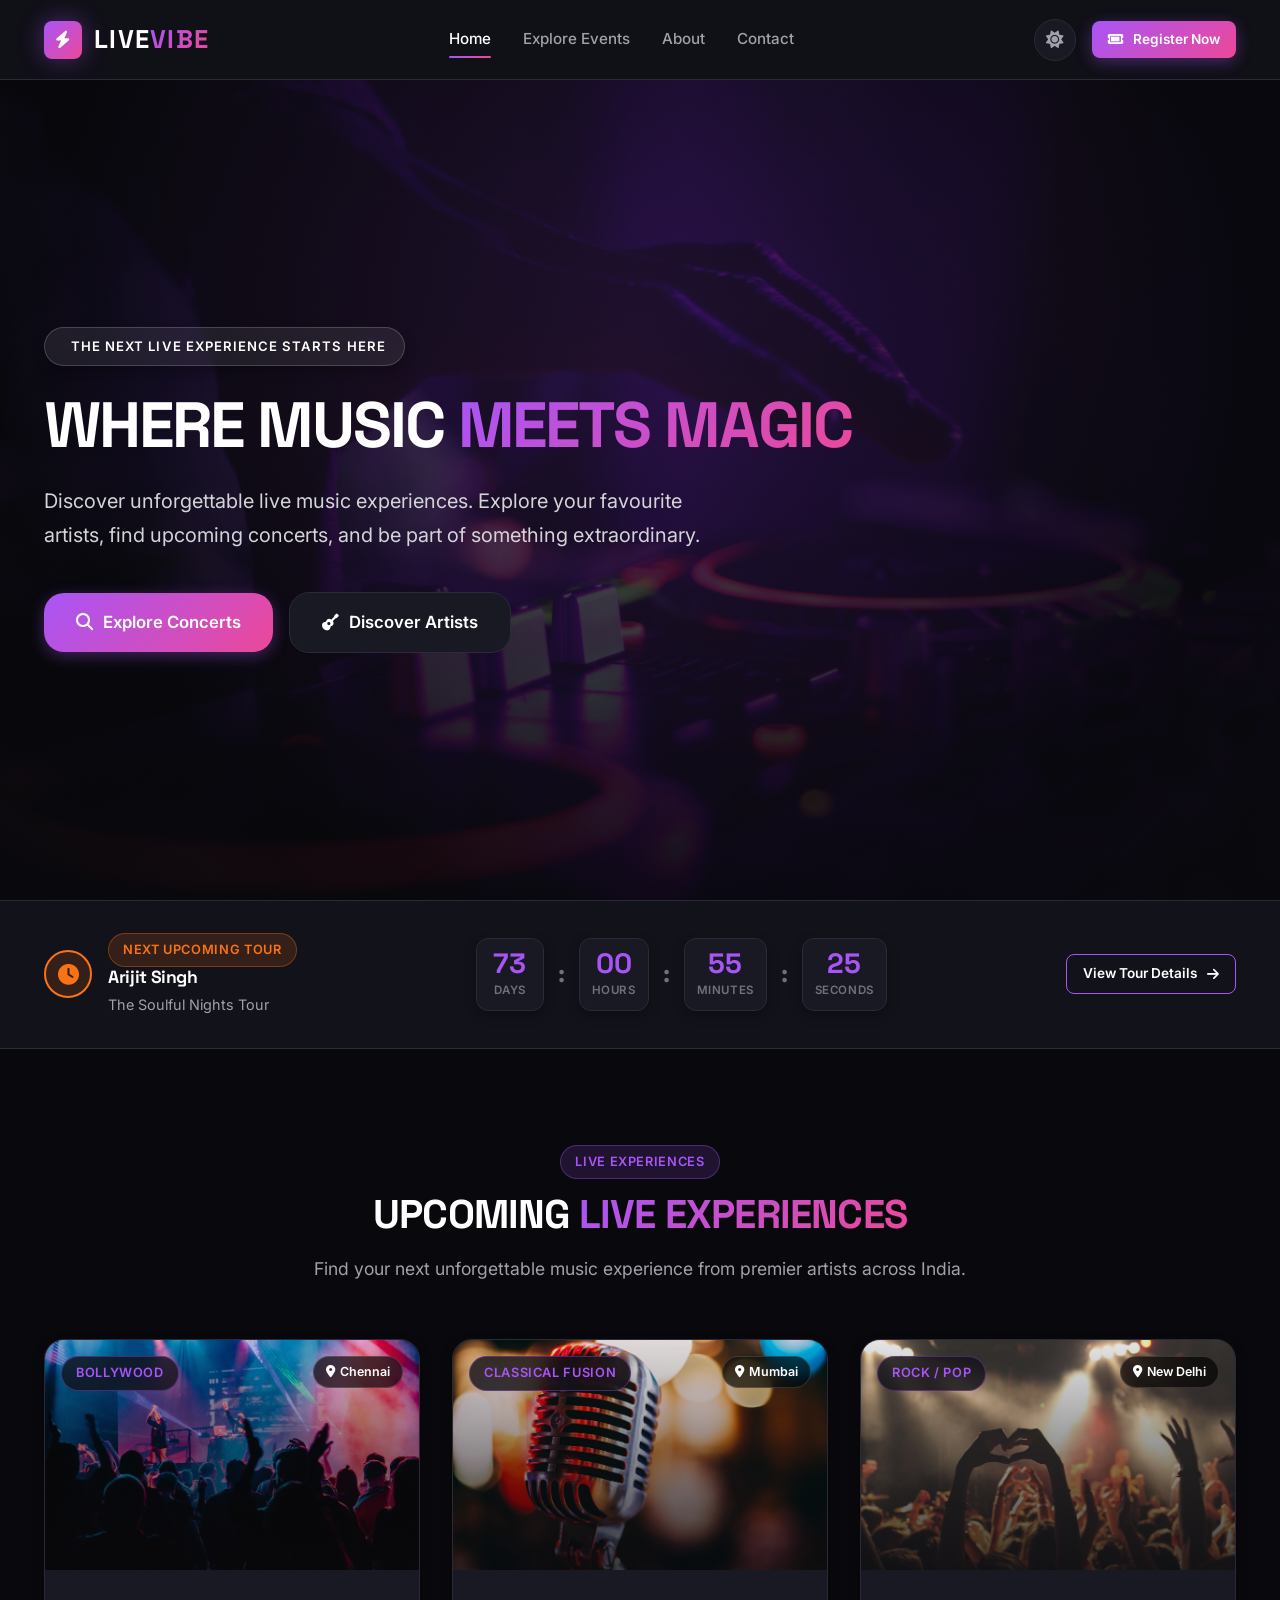
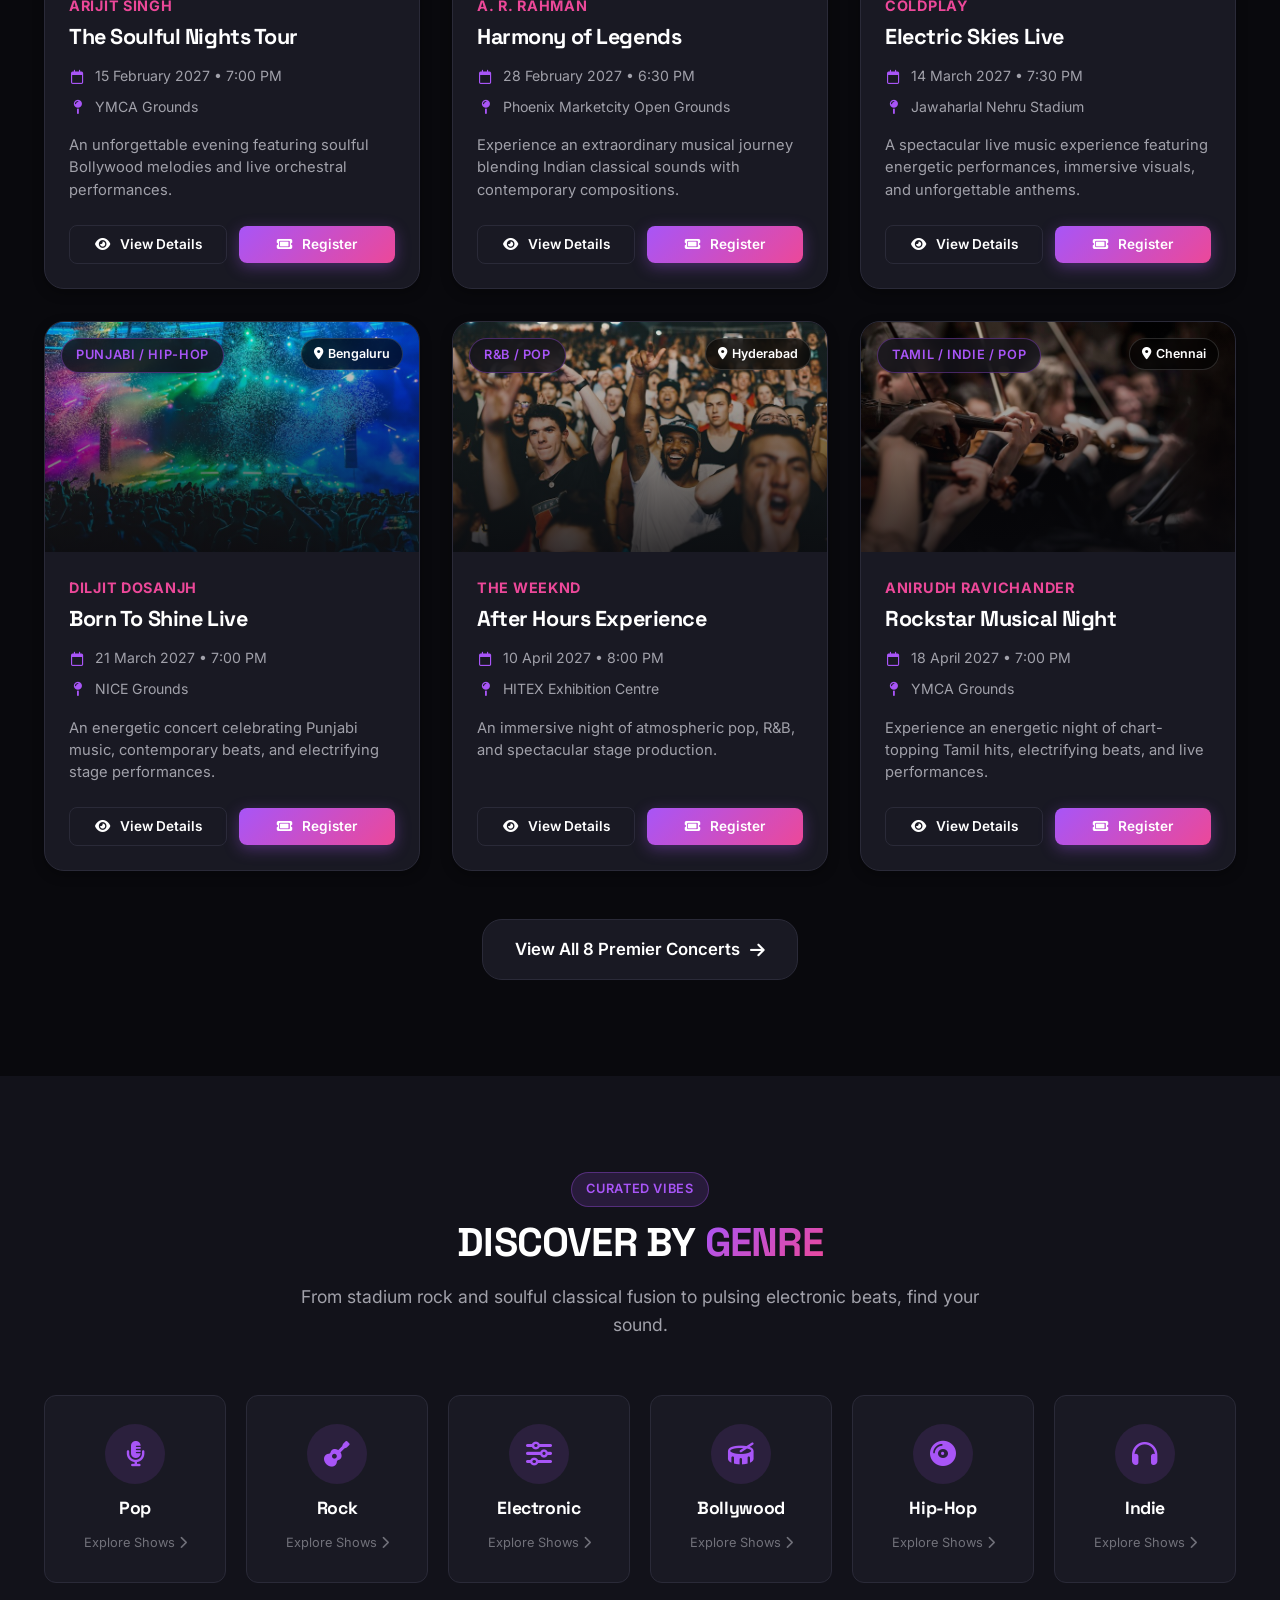
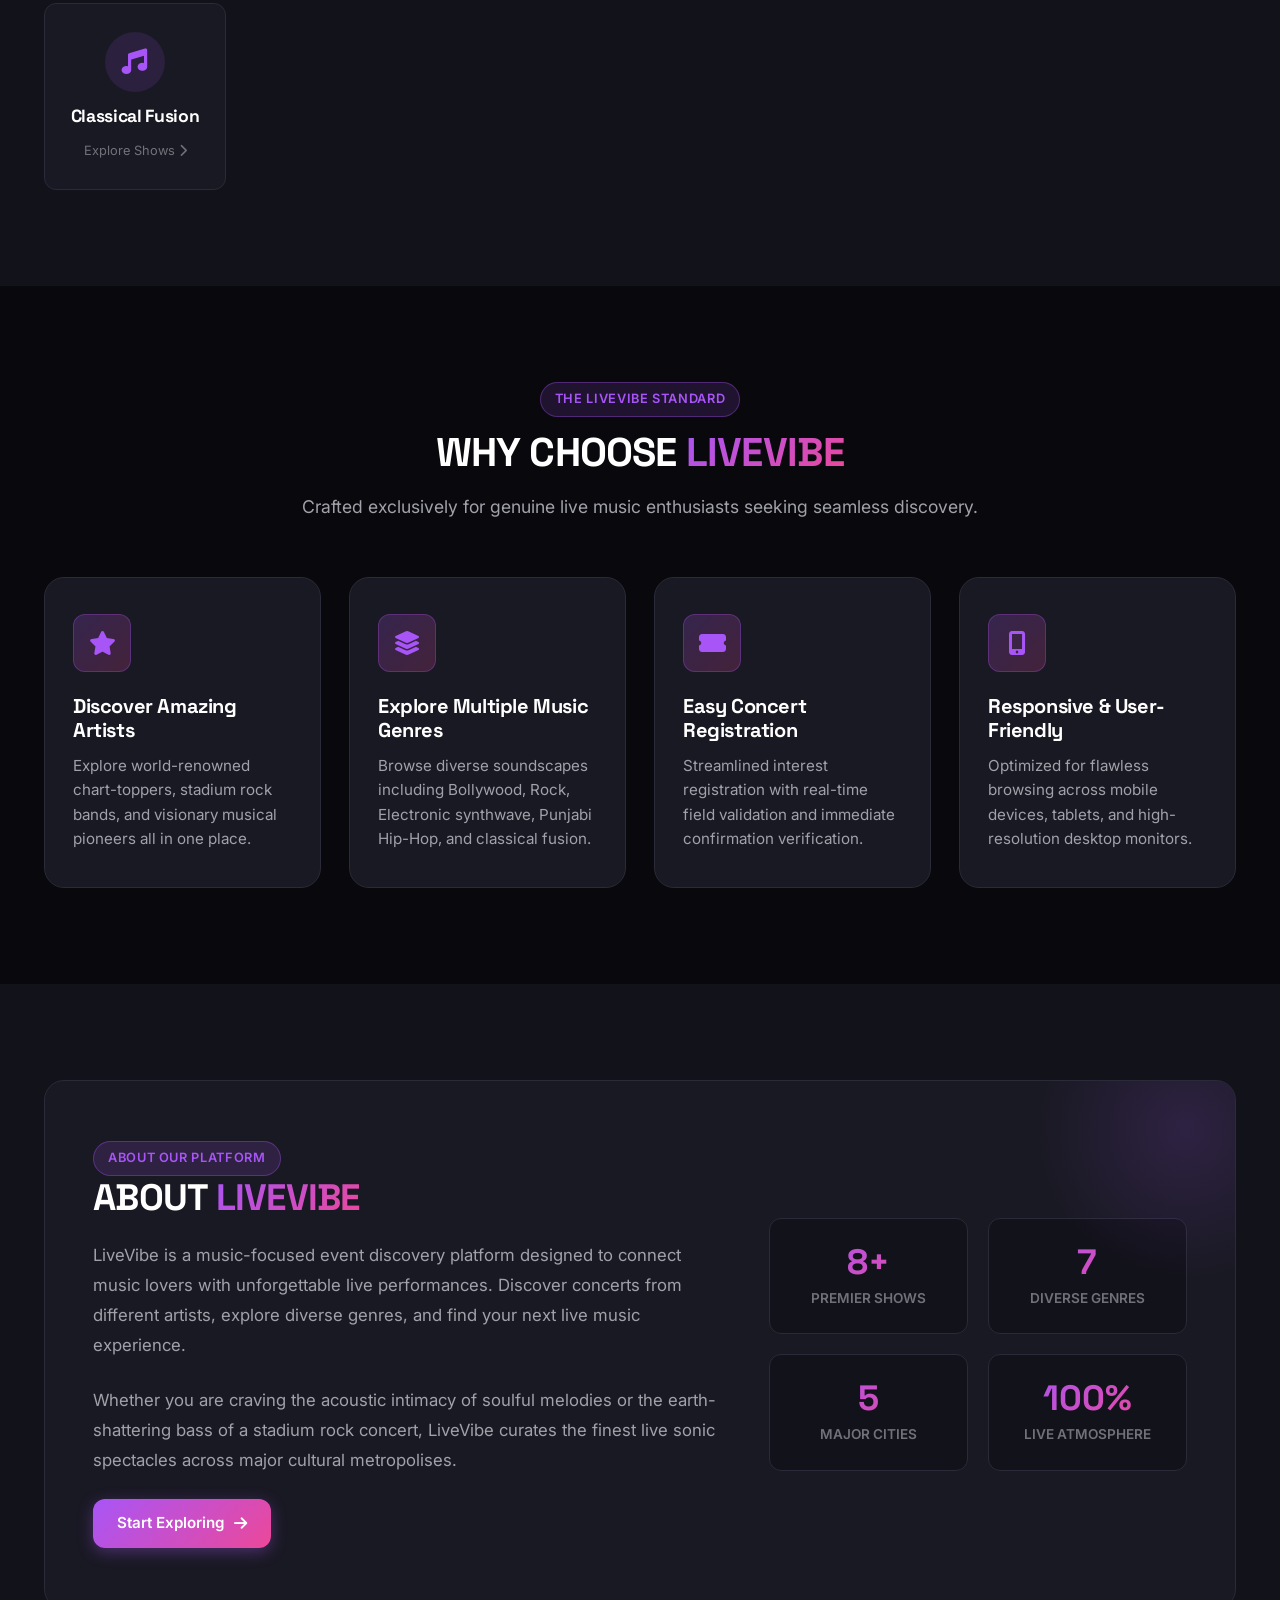
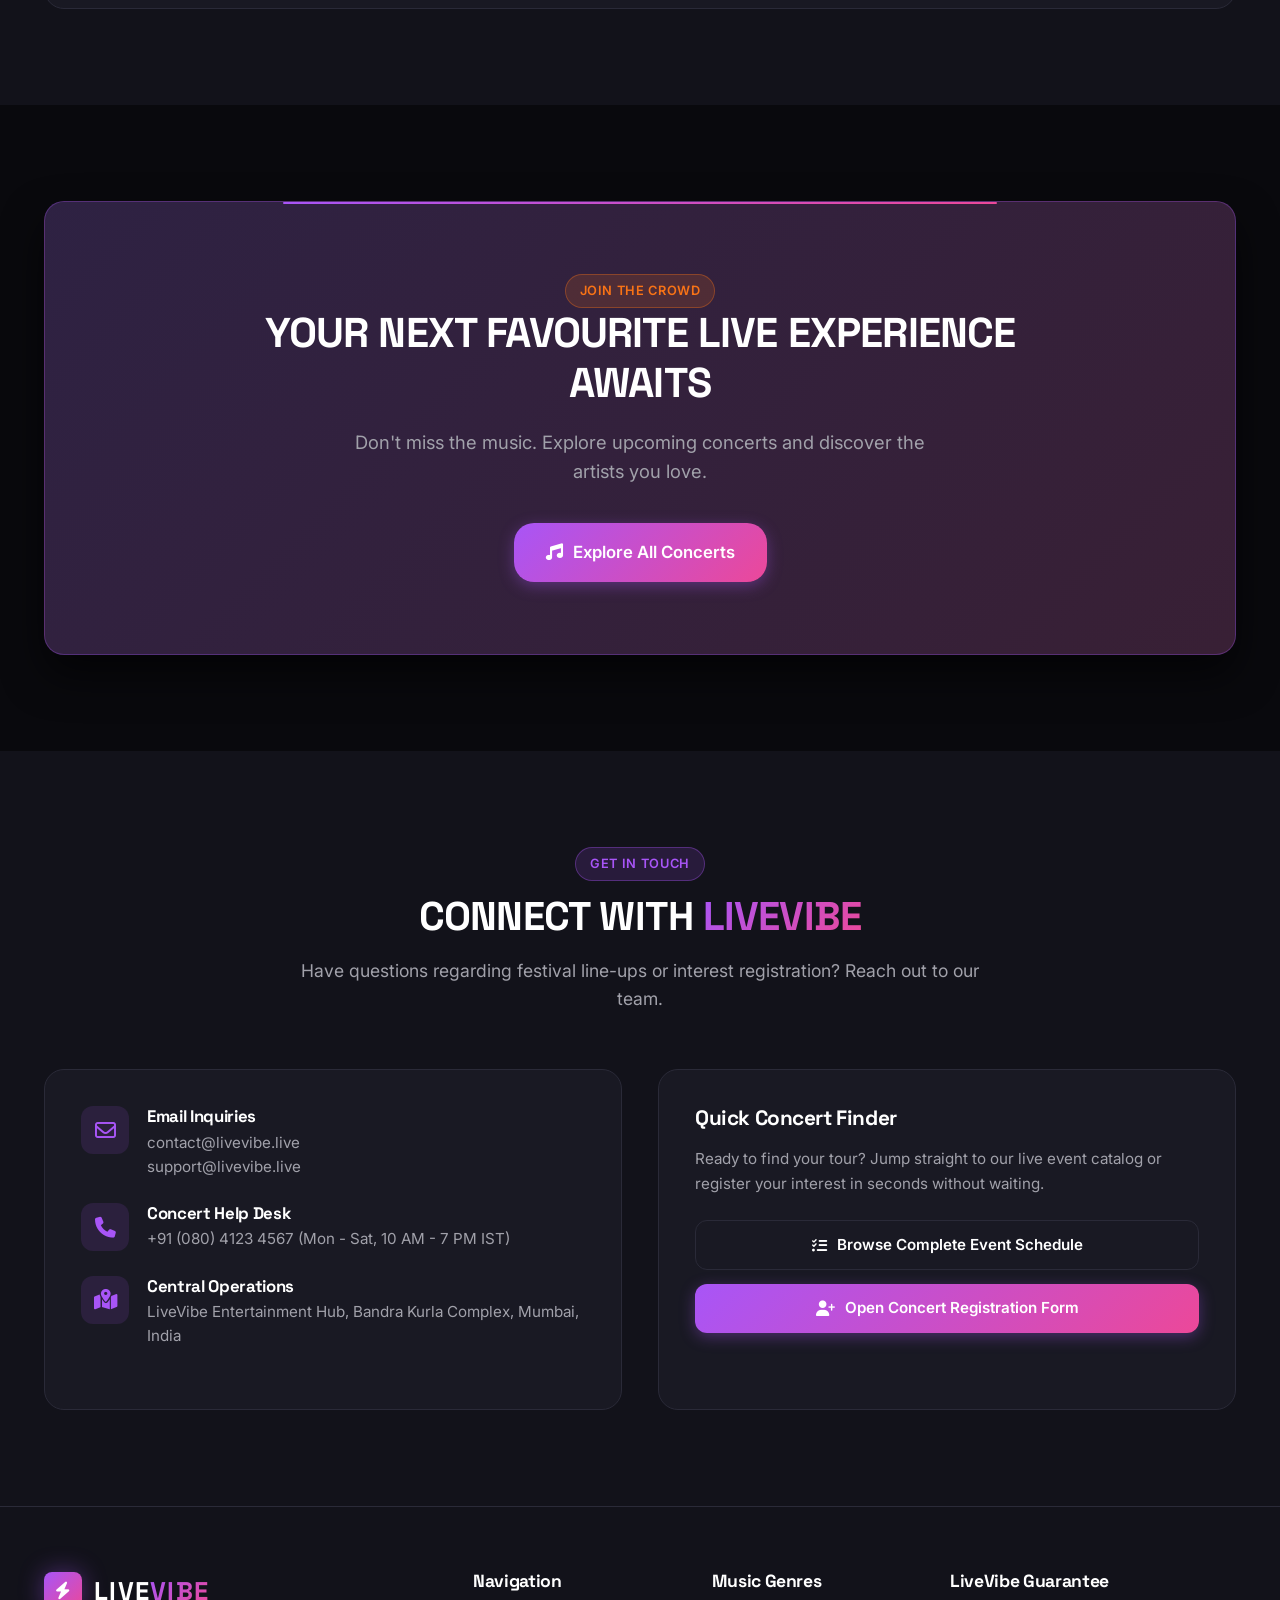
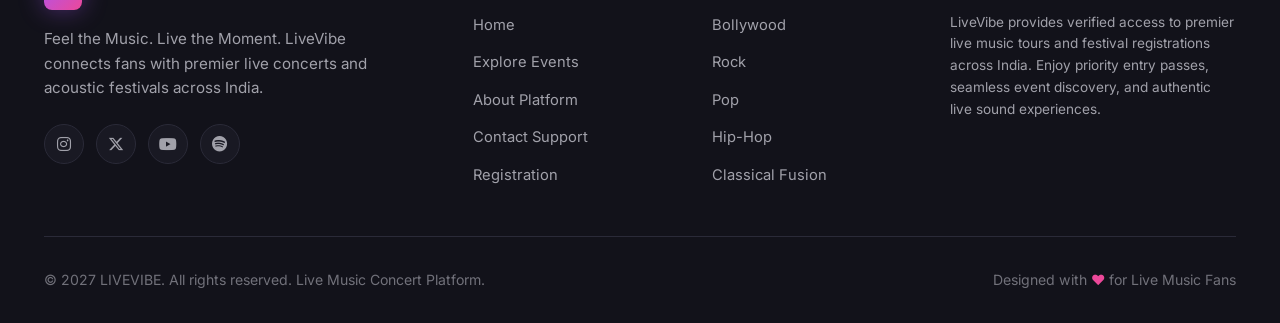
<file: index.html>
<!DOCTYPE html>
<html lang="en">
<head>
  <meta charset="UTF-8">
  <meta name="viewport" content="width=device-width, initial-scale=1.0">
  <meta name="description" content="LiveVibe - Feel the Music. Live the Moment. Explore upcoming live music concerts, discover world-class artists, and register your interest for unforgettable performances.">
  <title>LiveVibe — Feel the Music. Live the Moment.</title>

  <!-- Favicon -->
  <link rel="icon" type="image/x-icon" href="assets/favicon.ico">

  <!-- Google Fonts: Space Grotesk & Inter -->
  <link rel="preconnect" href="https://fonts.googleapis.com">
  <link rel="preconnect" href="https://fonts.gstatic.com" crossorigin>
  <link href="https://fonts.googleapis.com/css2?family=Inter:wght@300;400;500;600;700&family=Space+Grotesk:wght@500;600;700;800&display=swap" rel="stylesheet">

  <!-- Font Awesome Icons -->
  <link rel="stylesheet" href="https://cdnjs.cloudflare.com/ajax/libs/font-awesome/6.5.1/css/all.min.css" integrity="sha512-DTOQO9RWCH3ppGqcWaEA1BIZOC6xxalwEsw9c2QQeAIftl+Vegovlnee1c9QX4TctnWMn13TZye+giMm8e2LwA==" crossorigin="anonymous" referrerpolicy="no-referrer" />

  <!-- Master Stylesheet -->
  <link rel="stylesheet" href="css/style.css">
</head>
<body>

  <!-- =========================================================================
       Navigation Bar
       ========================================================================= -->
  <header class="site-header">
    <div class="container nav-container">
      <a href="index.html" class="brand-logo" aria-label="LiveVibe Home">
        <span class="brand-icon"><i class="fa-solid fa-bolt"></i></span>
        <span>LIVE<span class="text-gradient">VIBE</span></span>
      </a>

      <!-- Desktop & Mobile Navigation Links -->
      <nav class="nav-menu" id="primary-navigation" aria-label="Primary Navigation">
        <a href="index.html" class="nav-link active">Home</a>
        <a href="events.html" class="nav-link">Explore Events</a>
        <a href="#about" class="nav-link">About</a>
        <a href="#contact" class="nav-link">Contact</a>
        <a href="register.html" class="btn btn-primary btn-sm mobile-only-btn">
          <i class="fa-solid fa-ticket"></i> Register Now
        </a>
      </nav>

      <!-- Nav Actions (Theme Toggle & CTA) -->
      <div class="nav-actions">
        <button type="button" class="theme-toggle-btn" aria-label="Toggle dark/light mode" title="Toggle dark/light mode">
          <i class="fa-solid fa-sun"></i>
        </button>
        <a href="register.html" class="btn btn-primary btn-sm">
          <i class="fa-solid fa-ticket"></i> Register Now
        </a>
        <button type="button" class="hamburger-btn" aria-label="Open mobile navigation" aria-expanded="false" aria-controls="primary-navigation">
          <i class="fa-solid fa-bars"></i>
        </button>
      </div>
    </div>
  </header>

  <!-- =========================================================================
       Hero Section
       ========================================================================= -->
  <section class="hero-section" id="hero">
    <div class="hero-bg" role="presentation"></div>
    <div class="hero-overlay"></div>
    <div class="container">
      <div class="hero-content">
        <div class="hero-label">
          <i class="fa-solid fa-sparkles"></i>
          <span>THE NEXT LIVE EXPERIENCE STARTS HERE</span>
        </div>
        <h1 class="hero-title">
          WHERE MUSIC <span class="text-gradient">MEETS MAGIC</span>
        </h1>
        <p class="hero-desc">
          Discover unforgettable live music experiences. Explore your favourite artists, find upcoming concerts, and be part of something extraordinary.
        </p>
        <div class="hero-buttons">
          <a href="events.html" class="btn btn-primary btn-lg">
            <i class="fa-solid fa-magnifying-glass"></i> Explore Concerts
          </a>
          <a href="#featured-concerts" class="btn btn-secondary btn-lg">
            <i class="fa-solid fa-guitar"></i> Discover Artists
          </a>
        </div>
      </div>
    </div>
  </section>

  <!-- =========================================================================
       Next Event Live Countdown Timer Banner (Bonus Feature)
       ========================================================================= -->
  <section class="countdown-banner" id="countdown-timer-widget" aria-label="Upcoming Concert Countdown">
    <div class="container">
      <div class="countdown-inner">
        <div class="countdown-info">
          <div class="countdown-pulse-icon">
            <i class="fa-solid fa-clock"></i>
          </div>
          <div class="countdown-title-wrap">
            <span class="badge badge-warm">Next Upcoming Tour</span>
            <h4 id="countdown-artist-name">Arijit Singh</h4>
            <p id="countdown-event-title">The Soulful Nights Tour &bull; <span id="countdown-venue-name">YMCA Grounds, Chennai</span></p>
          </div>
        </div>

        <div class="countdown-clock">
          <div class="countdown-item">
            <span class="countdown-value" id="countdown-days">00</span>
            <span class="countdown-label">Days</span>
          </div>
          <span class="countdown-sep">:</span>
          <div class="countdown-item">
            <span class="countdown-value" id="countdown-hours">00</span>
            <span class="countdown-label">Hours</span>
          </div>
          <span class="countdown-sep">:</span>
          <div class="countdown-item">
            <span class="countdown-value" id="countdown-minutes">00</span>
            <span class="countdown-label">Minutes</span>
          </div>
          <span class="countdown-sep">:</span>
          <div class="countdown-item">
            <span class="countdown-value" id="countdown-seconds">00</span>
            <span class="countdown-label">Seconds</span>
          </div>
        </div>

        <a href="event-details.html?id=1" id="countdown-cta-btn" class="btn btn-outline btn-sm">
          <span>View Tour Details</span>
          <i class="fa-solid fa-arrow-right"></i>
        </a>
      </div>
    </div>
  </section>

  <!-- =========================================================================
       Featured Concerts Section (At least 6 cards)
       ========================================================================= -->
  <section class="section-padding" id="featured-concerts">
    <div class="container">
      <div class="section-header reveal">
        <span class="badge section-tag">Live Experiences</span>
        <h2 class="section-title">UPCOMING <span class="text-gradient">LIVE EXPERIENCES</span></h2>
        <p class="section-subtitle">Find your next unforgettable music experience from premier artists across India.</p>
      </div>

      <!-- Rendered dynamically by main.js using centralized dataset -->
      <div class="events-grid" id="featured-events-grid">
        <!-- Event Cards will be injected by JavaScript -->
      </div>

      <div class="text-center" style="margin-top: 48px; text-align: center;">
        <a href="events.html" class="btn btn-secondary btn-lg">
          <span>View All 8 Premier Concerts</span>
          <i class="fa-solid fa-arrow-right"></i>
        </a>
      </div>
    </div>
  </section>

  <!-- =========================================================================
       Music Genres Section
       ========================================================================= -->
  <section class="section-padding" id="genres" style="background-color: var(--bg-secondary);">
    <div class="container">
      <div class="section-header reveal">
        <span class="badge section-tag">Curated Vibes</span>
        <h2 class="section-title">DISCOVER BY <span class="text-gradient">GENRE</span></h2>
        <p class="section-subtitle">From stadium rock and soulful classical fusion to pulsing electronic beats, find your sound.</p>
      </div>

      <div class="genres-grid">
        <div class="genre-card reveal" data-genre="Pop" role="button" tabindex="0">
          <div class="genre-icon-wrap"><i class="fa-solid fa-microphone-lines"></i></div>
          <h3 class="genre-name">Pop</h3>
          <span class="genre-explore-label">Explore Shows <i class="fa-solid fa-chevron-right"></i></span>
        </div>

        <div class="genre-card reveal" data-genre="Rock" role="button" tabindex="0">
          <div class="genre-icon-wrap"><i class="fa-solid fa-guitar"></i></div>
          <h3 class="genre-name">Rock</h3>
          <span class="genre-explore-label">Explore Shows <i class="fa-solid fa-chevron-right"></i></span>
        </div>

        <div class="genre-card reveal" data-genre="Electronic" role="button" tabindex="0">
          <div class="genre-icon-wrap"><i class="fa-solid fa-sliders"></i></div>
          <h3 class="genre-name">Electronic</h3>
          <span class="genre-explore-label">Explore Shows <i class="fa-solid fa-chevron-right"></i></span>
        </div>

        <div class="genre-card reveal" data-genre="Bollywood" role="button" tabindex="0">
          <div class="genre-icon-wrap"><i class="fa-solid fa-drum"></i></div>
          <h3 class="genre-name">Bollywood</h3>
          <span class="genre-explore-label">Explore Shows <i class="fa-solid fa-chevron-right"></i></span>
        </div>

        <div class="genre-card reveal" data-genre="Hip-Hop" role="button" tabindex="0">
          <div class="genre-icon-wrap"><i class="fa-solid fa-compact-disc"></i></div>
          <h3 class="genre-name">Hip-Hop</h3>
          <span class="genre-explore-label">Explore Shows <i class="fa-solid fa-chevron-right"></i></span>
        </div>

        <div class="genre-card reveal" data-genre="Indie" role="button" tabindex="0">
          <div class="genre-icon-wrap"><i class="fa-solid fa-headphones"></i></div>
          <h3 class="genre-name">Indie</h3>
          <span class="genre-explore-label">Explore Shows <i class="fa-solid fa-chevron-right"></i></span>
        </div>

        <div class="genre-card reveal" data-genre="Classical Fusion" role="button" tabindex="0">
          <div class="genre-icon-wrap"><i class="fa-solid fa-music"></i></div>
          <h3 class="genre-name">Classical Fusion</h3>
          <span class="genre-explore-label">Explore Shows <i class="fa-solid fa-chevron-right"></i></span>
        </div>
      </div>
    </div>
  </section>

  <!-- =========================================================================
       Why Choose LiveVibe Section
       ========================================================================= -->
  <section class="section-padding" id="why-choose-us">
    <div class="container">
      <div class="section-header reveal">
        <span class="badge section-tag">The LiveVibe Standard</span>
        <h2 class="section-title">WHY CHOOSE <span class="text-gradient">LIVEVIBE</span></h2>
        <p class="section-subtitle">Crafted exclusively for genuine live music enthusiasts seeking seamless discovery.</p>
      </div>

      <div class="features-grid">
        <div class="feature-card reveal">
          <div class="feature-icon-box">
            <i class="fa-solid fa-star"></i>
          </div>
          <h3 class="feature-title">Discover Amazing Artists</h3>
          <p class="feature-desc">
            Explore world-renowned chart-toppers, stadium rock bands, and visionary musical pioneers all in one place.
          </p>
        </div>

        <div class="feature-card reveal">
          <div class="feature-icon-box">
            <i class="fa-solid fa-layer-group"></i>
          </div>
          <h3 class="feature-title">Explore Multiple Music Genres</h3>
          <p class="feature-desc">
            Browse diverse soundscapes including Bollywood, Rock, Electronic synthwave, Punjabi Hip-Hop, and classical fusion.
          </p>
        </div>

        <div class="feature-card reveal">
          <div class="feature-icon-box">
            <i class="fa-solid fa-ticket-simple"></i>
          </div>
          <h3 class="feature-title">Easy Concert Registration</h3>
          <p class="feature-desc">
            Streamlined interest registration with real-time field validation and immediate confirmation verification.
          </p>
        </div>

        <div class="feature-card reveal">
          <div class="feature-icon-box">
            <i class="fa-solid fa-mobile-screen-button"></i>
          </div>
          <h3 class="feature-title">Responsive & User-Friendly</h3>
          <p class="feature-desc">
            Optimized for flawless browsing across mobile devices, tablets, and high-resolution desktop monitors.
          </p>
        </div>
      </div>
    </div>
  </section>

  <!-- =========================================================================
       About Section
       ========================================================================= -->
  <section class="section-padding" id="about" style="background-color: var(--bg-secondary);">
    <div class="container">
      <div class="about-box reveal">
        <div class="about-grid">
          <div class="about-text">
            <span class="badge section-tag">About Our Platform</span>
            <h2>ABOUT <span class="text-gradient">LIVEVIBE</span></h2>
            <p>
              LiveVibe is a music-focused event discovery platform designed to connect music lovers with unforgettable live performances. Discover concerts from different artists, explore diverse genres, and find your next live music experience.
            </p>
            <p>
              Whether you are craving the acoustic intimacy of soulful melodies or the earth-shattering bass of a stadium rock concert, LiveVibe curates the finest live sonic spectacles across major cultural metropolises.
            </p>
            <div style="margin-top: 24px;">
              <a href="events.html" class="btn btn-primary">
                <span>Start Exploring</span>
                <i class="fa-solid fa-arrow-right"></i>
              </a>
            </div>
          </div>

          <div class="about-stats">
            <div class="stat-item">
              <div class="stat-number">8+</div>
              <div class="stat-label">Premier Shows</div>
            </div>
            <div class="stat-item">
              <div class="stat-number">7</div>
              <div class="stat-label">Diverse Genres</div>
            </div>
            <div class="stat-item">
              <div class="stat-number">5</div>
              <div class="stat-label">Major Cities</div>
            </div>
            <div class="stat-item">
              <div class="stat-number">100%</div>
              <div class="stat-label">Live Atmosphere</div>
            </div>
          </div>
        </div>
      </div>
    </div>
  </section>

  <!-- =========================================================================
       Call to Action Section
       ========================================================================= -->
  <section class="section-padding cta-section">
    <div class="container">
      <div class="cta-card reveal">
        <span class="badge badge-warm section-tag">Join The Crowd</span>
        <h2 class="cta-title">YOUR NEXT FAVOURITE LIVE EXPERIENCE AWAITS</h2>
        <p class="cta-desc">
          Don't miss the music. Explore upcoming concerts and discover the artists you love.
        </p>
        <a href="events.html" class="btn btn-primary btn-lg">
          <i class="fa-solid fa-music"></i> Explore All Concerts
        </a>
      </div>
    </div>
  </section>

  <!-- =========================================================================
       Contact Section
       ========================================================================= -->
  <section class="section-padding" id="contact" style="background-color: var(--bg-secondary);">
    <div class="container">
      <div class="section-header reveal">
        <span class="badge section-tag">Get In Touch</span>
        <h2 class="section-title">CONNECT WITH <span class="text-gradient">LIVEVIBE</span></h2>
        <p class="section-subtitle">Have questions regarding festival line-ups or interest registration? Reach out to our team.</p>
      </div>

      <div class="contact-grid">
        <div class="contact-card reveal">
          <div class="contact-item">
            <div class="contact-icon"><i class="fa-regular fa-envelope"></i></div>
            <div class="contact-details">
              <h5>Email Inquiries</h5>
              <p><a href="mailto:contact@livevibe.live">contact@livevibe.live</a></p>
              <p><a href="mailto:support@livevibe.live">support@livevibe.live</a></p>
            </div>
          </div>

          <div class="contact-item">
            <div class="contact-icon"><i class="fa-solid fa-phone"></i></div>
            <div class="contact-details">
              <h5>Concert Help Desk</h5>
              <p>+91 (080) 4123 4567 (Mon - Sat, 10 AM - 7 PM IST)</p>
            </div>
          </div>

          <div class="contact-item">
            <div class="contact-icon"><i class="fa-solid fa-map-location-dot"></i></div>
            <div class="contact-details">
              <h5>Central Operations</h5>
              <p>LiveVibe Entertainment Hub, Bandra Kurla Complex, Mumbai, India</p>
            </div>
          </div>
        </div>

        <div class="contact-card reveal">
          <h3 style="font-size: 1.3rem; margin-bottom: 16px;">Quick Concert Finder</h3>
          <p style="color: var(--text-secondary); margin-bottom: 24px; font-size: 0.95rem;">
            Ready to find your tour? Jump straight to our live event catalog or register your interest in seconds without waiting.
          </p>
          <div style="display: flex; flex-direction: column; gap: 14px;">
            <a href="events.html" class="btn btn-secondary">
              <i class="fa-solid fa-list-check"></i> Browse Complete Event Schedule
            </a>
            <a href="register.html" class="btn btn-primary">
              <i class="fa-solid fa-user-plus"></i> Open Concert Registration Form
            </a>
          </div>
        </div>
      </div>
    </div>
  </section>

  <!-- =========================================================================
       Footer
       ========================================================================= -->
  <footer class="site-footer">
    <div class="container">
      <div class="footer-top">
        <div class="footer-brand">
          <a href="index.html" class="brand-logo" aria-label="LiveVibe Home">
            <span class="brand-icon"><i class="fa-solid fa-bolt"></i></span>
            <span>LIVE<span class="text-gradient">VIBE</span></span>
          </a>
          <p>
            Feel the Music. Live the Moment. LiveVibe connects fans with premier live concerts and acoustic festivals across India.
          </p>
          <div class="footer-socials">
            <a href="#" class="social-btn" aria-label="Instagram"><i class="fa-brands fa-instagram"></i></a>
            <a href="#" class="social-btn" aria-label="Twitter / X"><i class="fa-brands fa-x-twitter"></i></a>
            <a href="#" class="social-btn" aria-label="YouTube"><i class="fa-brands fa-youtube"></i></a>
            <a href="#" class="social-btn" aria-label="Spotify"><i class="fa-brands fa-spotify"></i></a>
          </div>
        </div>

        <div class="footer-col">
          <h4>Navigation</h4>
          <ul class="footer-links">
            <li><a href="index.html">Home</a></li>
            <li><a href="events.html">Explore Events</a></li>
            <li><a href="#about">About Platform</a></li>
            <li><a href="#contact">Contact Support</a></li>
            <li><a href="register.html">Registration</a></li>
          </ul>
        </div>

        <div class="footer-col">
          <h4>Music Genres</h4>
          <ul class="footer-links">
            <li><a href="events.html?genre=Bollywood">Bollywood</a></li>
            <li><a href="events.html?genre=Rock">Rock</a></li>
            <li><a href="events.html?genre=Pop">Pop</a></li>
            <li><a href="events.html?genre=Hip-Hop">Hip-Hop</a></li>
            <li><a href="events.html?genre=Classical+Fusion">Classical Fusion</a></li>
          </ul>
        </div>

        <div class="footer-col">
          <h4>LiveVibe Guarantee</h4>
          <p style="color: var(--text-secondary); font-size: 0.85rem; line-height: 1.6;">
            LiveVibe provides verified access to premier live music tours and festival registrations across India. Enjoy priority entry passes, seamless event discovery, and authentic live sound experiences.
          </p>
        </div>
      </div>

      <div class="footer-bottom">
        <div>&copy; 2027 LIVEVIBE. All rights reserved. Live Music Concert Platform.</div>
        <div>Designed with <span style="color: var(--accent-secondary);">&hearts;</span> for Live Music Fans</div>
      </div>
    </div>
  </footer>

  <!-- Scripts -->
  <script src="js/events.js"></script>
  <script src="js/main.js"></script>
</body>
</html>
</file>
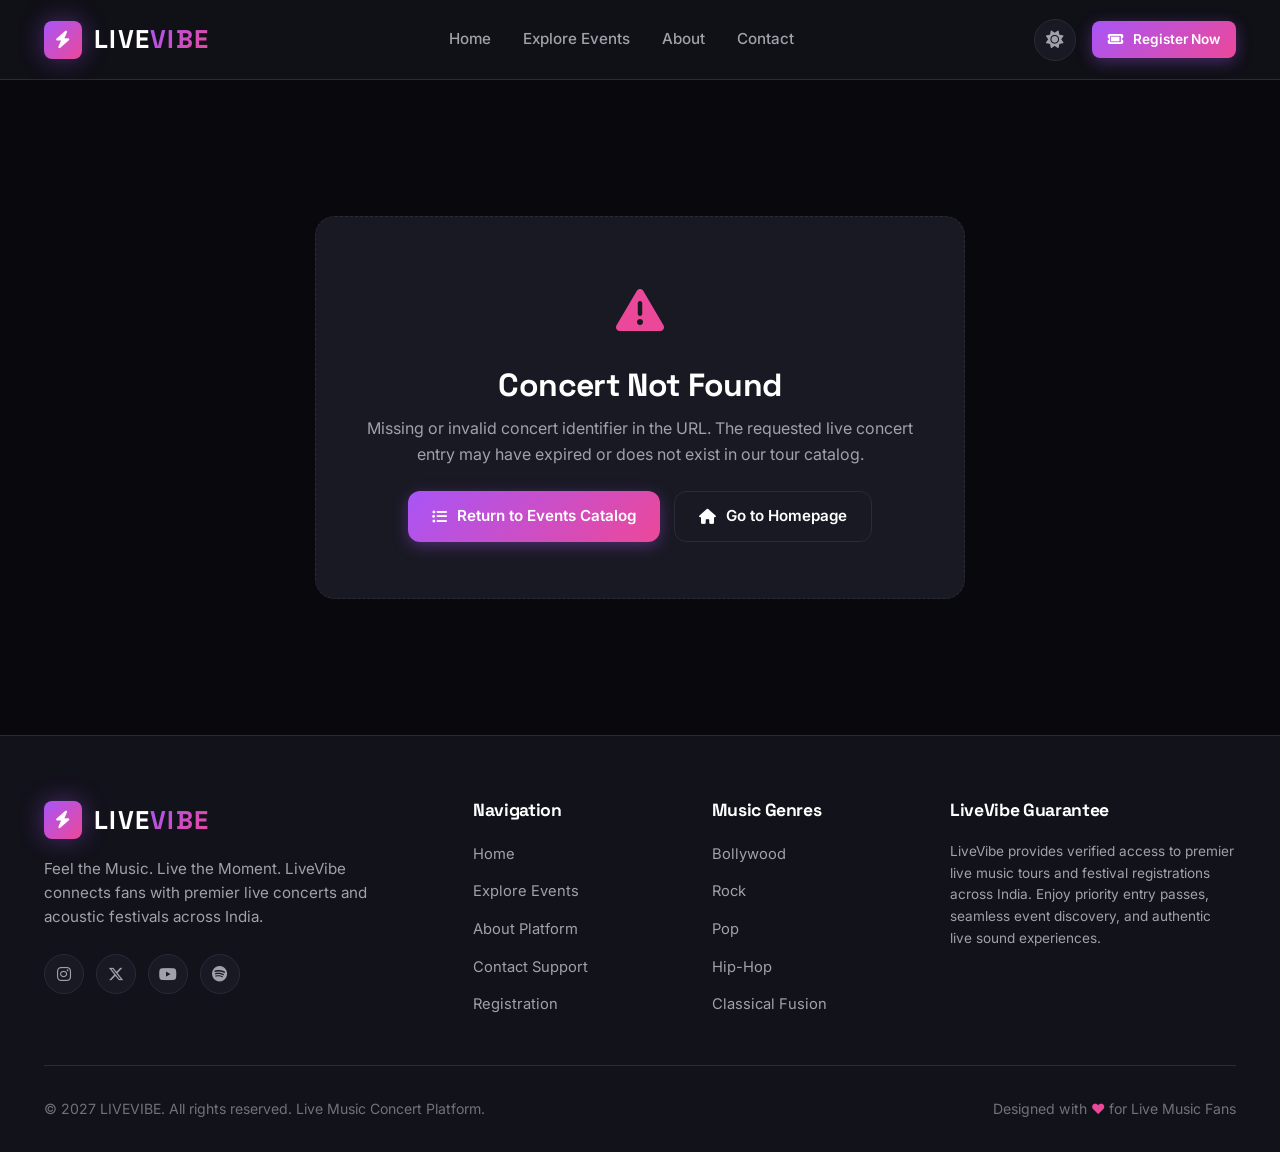
<file: event-details.html>
<!DOCTYPE html>
<html lang="en">
<head>
  <meta charset="UTF-8">
  <meta name="viewport" content="width=device-width, initial-scale=1.0">
  <meta name="description" content="View concert event details, venue information, showtimes, and register your interest for live music experiences on LiveVibe.">
  <title>Concert Details — LiveVibe</title>

  <!-- Favicon -->
  <link rel="icon" type="image/x-icon" href="assets/favicon.ico">

  <!-- Google Fonts: Space Grotesk & Inter -->
  <link rel="preconnect" href="https://fonts.googleapis.com">
  <link rel="preconnect" href="https://fonts.gstatic.com" crossorigin>
  <link href="https://fonts.googleapis.com/css2?family=Inter:wght@300;400;500;600;700&family=Space+Grotesk:wght@500;600;700;800&display=swap" rel="stylesheet">

  <!-- Font Awesome Icons -->
  <link rel="stylesheet" href="https://cdnjs.cloudflare.com/ajax/libs/font-awesome/6.5.1/css/all.min.css" integrity="sha512-DTOQO9RWCH3ppGqcWaEA1BIZOC6xxalwEsw9c2QQeAIftl+Vegovlnee1c9QX4TctnWMn13TZye+giMm8e2LwA==" crossorigin="anonymous" referrerpolicy="no-referrer" />

  <!-- Master Stylesheet -->
  <link rel="stylesheet" href="css/style.css">
</head>
<body>

  <!-- =========================================================================
       Navigation Bar
       ========================================================================= -->
  <header class="site-header">
    <div class="container nav-container">
      <a href="index.html" class="brand-logo" aria-label="LiveVibe Home">
        <span class="brand-icon"><i class="fa-solid fa-bolt"></i></span>
        <span>LIVE<span class="text-gradient">VIBE</span></span>
      </a>

      <!-- Desktop & Mobile Navigation Links -->
      <nav class="nav-menu" id="primary-navigation" aria-label="Primary Navigation">
        <a href="index.html" class="nav-link">Home</a>
        <a href="events.html" class="nav-link">Explore Events</a>
        <a href="index.html#about" class="nav-link">About</a>
        <a href="index.html#contact" class="nav-link">Contact</a>
        <a href="register.html" class="btn btn-primary btn-sm mobile-only-btn">
          <i class="fa-solid fa-ticket"></i> Register Now
        </a>
      </nav>

      <!-- Nav Actions (Theme Toggle & CTA) -->
      <div class="nav-actions">
        <button type="button" class="theme-toggle-btn" aria-label="Toggle dark/light mode" title="Toggle dark/light mode">
          <i class="fa-solid fa-sun"></i>
        </button>
        <a href="register.html" class="btn btn-primary btn-sm">
          <i class="fa-solid fa-ticket"></i> Register Now
        </a>
        <button type="button" class="hamburger-btn" aria-label="Open mobile navigation" aria-expanded="false" aria-controls="primary-navigation">
          <i class="fa-solid fa-bars"></i>
        </button>
      </div>
    </div>
  </header>

  <!-- =========================================================================
       Main Event Details Dynamic Container
       ========================================================================= -->
  <main id="event-details-root">
    <!-- Populated dynamically by js/event-details.js -->
  </main>

  <!-- =========================================================================
       Footer
       ========================================================================= -->
  <footer class="site-footer">
    <div class="container">
      <div class="footer-top">
        <div class="footer-brand">
          <a href="index.html" class="brand-logo" aria-label="LiveVibe Home">
            <span class="brand-icon"><i class="fa-solid fa-bolt"></i></span>
            <span>LIVE<span class="text-gradient">VIBE</span></span>
          </a>
          <p>
            Feel the Music. Live the Moment. LiveVibe connects fans with premier live concerts and acoustic festivals across India.
          </p>
          <div class="footer-socials">
            <a href="#" class="social-btn" aria-label="Instagram"><i class="fa-brands fa-instagram"></i></a>
            <a href="#" class="social-btn" aria-label="Twitter / X"><i class="fa-brands fa-x-twitter"></i></a>
            <a href="#" class="social-btn" aria-label="YouTube"><i class="fa-brands fa-youtube"></i></a>
            <a href="#" class="social-btn" aria-label="Spotify"><i class="fa-brands fa-spotify"></i></a>
          </div>
        </div>

        <div class="footer-col">
          <h4>Navigation</h4>
          <ul class="footer-links">
            <li><a href="index.html">Home</a></li>
            <li><a href="events.html">Explore Events</a></li>
            <li><a href="index.html#about">About Platform</a></li>
            <li><a href="index.html#contact">Contact Support</a></li>
            <li><a href="register.html">Registration</a></li>
          </ul>
        </div>

        <div class="footer-col">
          <h4>Music Genres</h4>
          <ul class="footer-links">
            <li><a href="events.html?genre=Bollywood">Bollywood</a></li>
            <li><a href="events.html?genre=Rock">Rock</a></li>
            <li><a href="events.html?genre=Pop">Pop</a></li>
            <li><a href="events.html?genre=Hip-Hop">Hip-Hop</a></li>
            <li><a href="events.html?genre=Classical+Fusion">Classical Fusion</a></li>
          </ul>
        </div>

        <div class="footer-col">
          <h4>LiveVibe Guarantee</h4>
          <p style="color: var(--text-secondary); font-size: 0.85rem; line-height: 1.6;">
            LiveVibe provides verified access to premier live music tours and festival registrations across India. Enjoy priority entry passes, seamless event discovery, and authentic live sound experiences.
          </p>
        </div>
      </div>

      <div class="footer-bottom">
        <div>&copy; 2027 LIVEVIBE. All rights reserved. Live Music Concert Platform.</div>
        <div>Designed with <span style="color: var(--accent-secondary);">&hearts;</span> for Live Music Fans</div>
      </div>
    </div>
  </footer>

  <!-- Scripts -->
  <script src="js/events.js"></script>
  <script src="js/main.js"></script>
  <script src="js/event-details.js"></script>
</body>
</html>
</file>
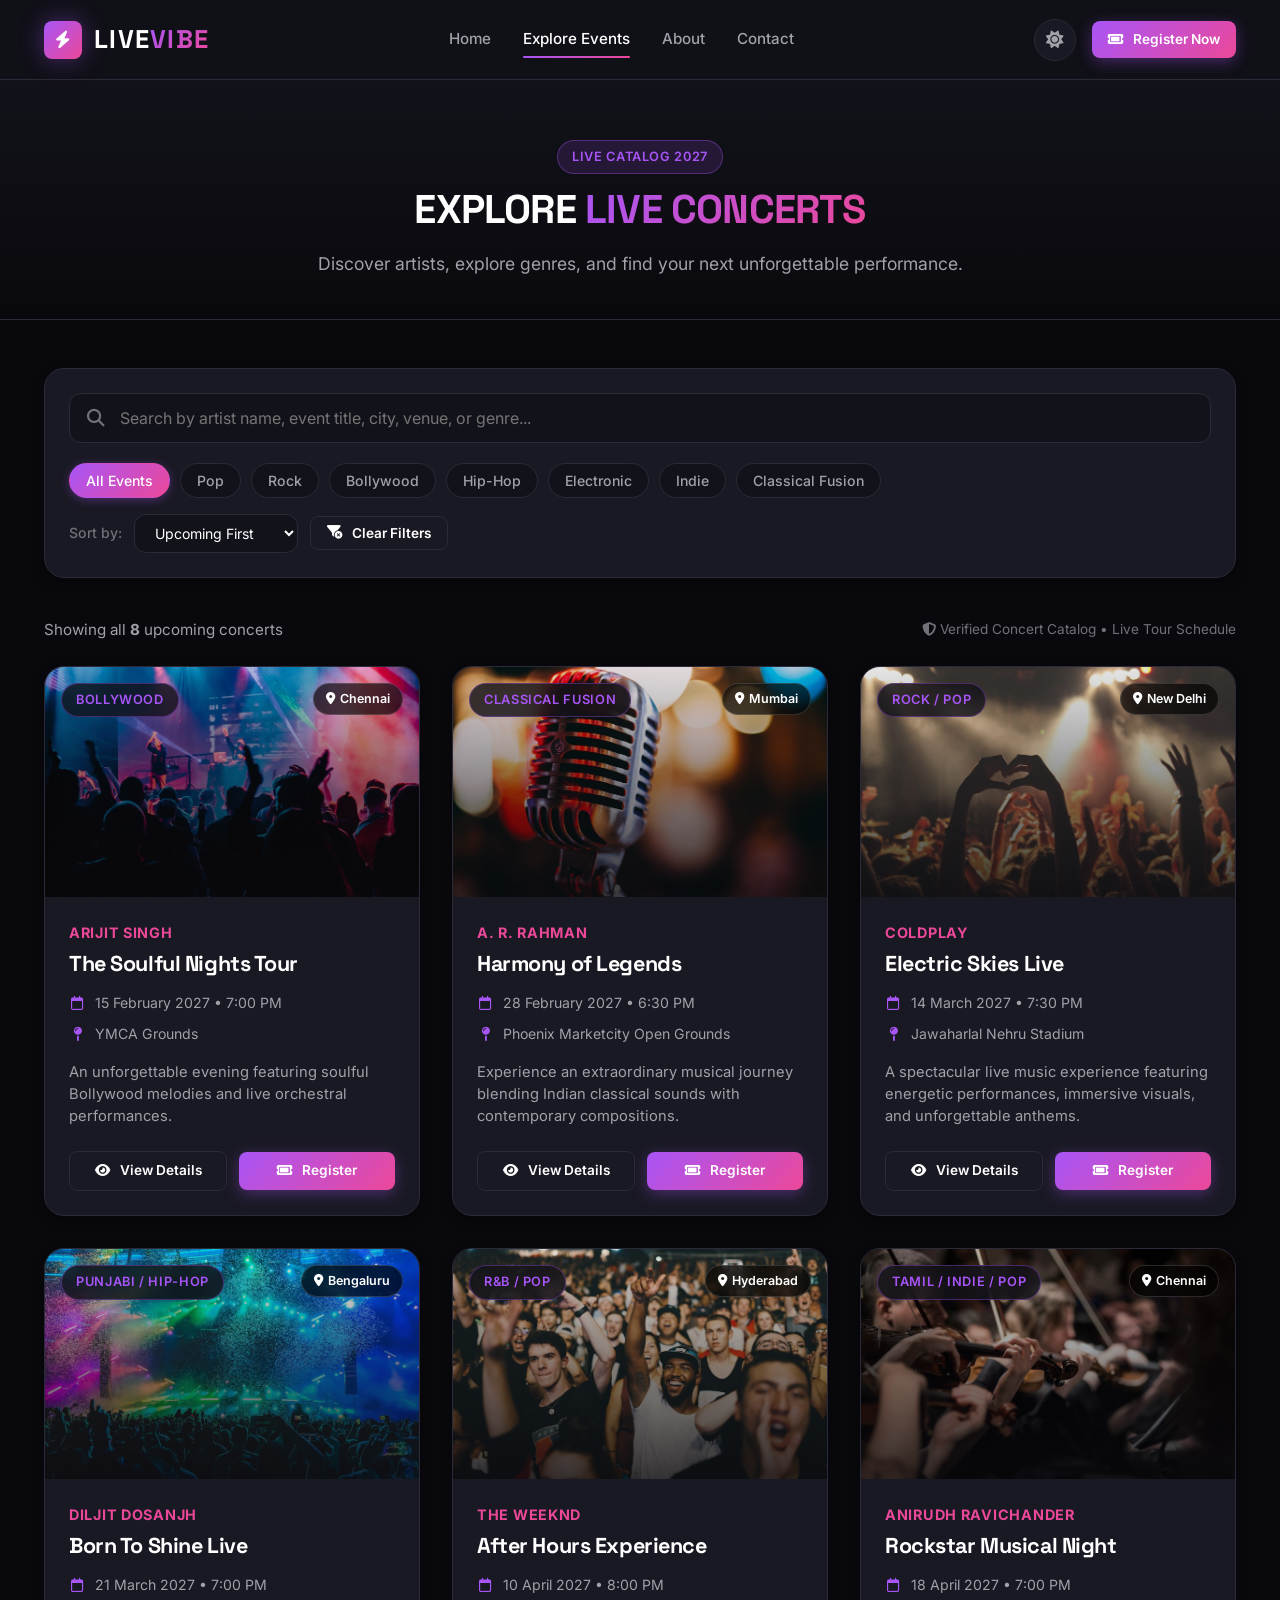
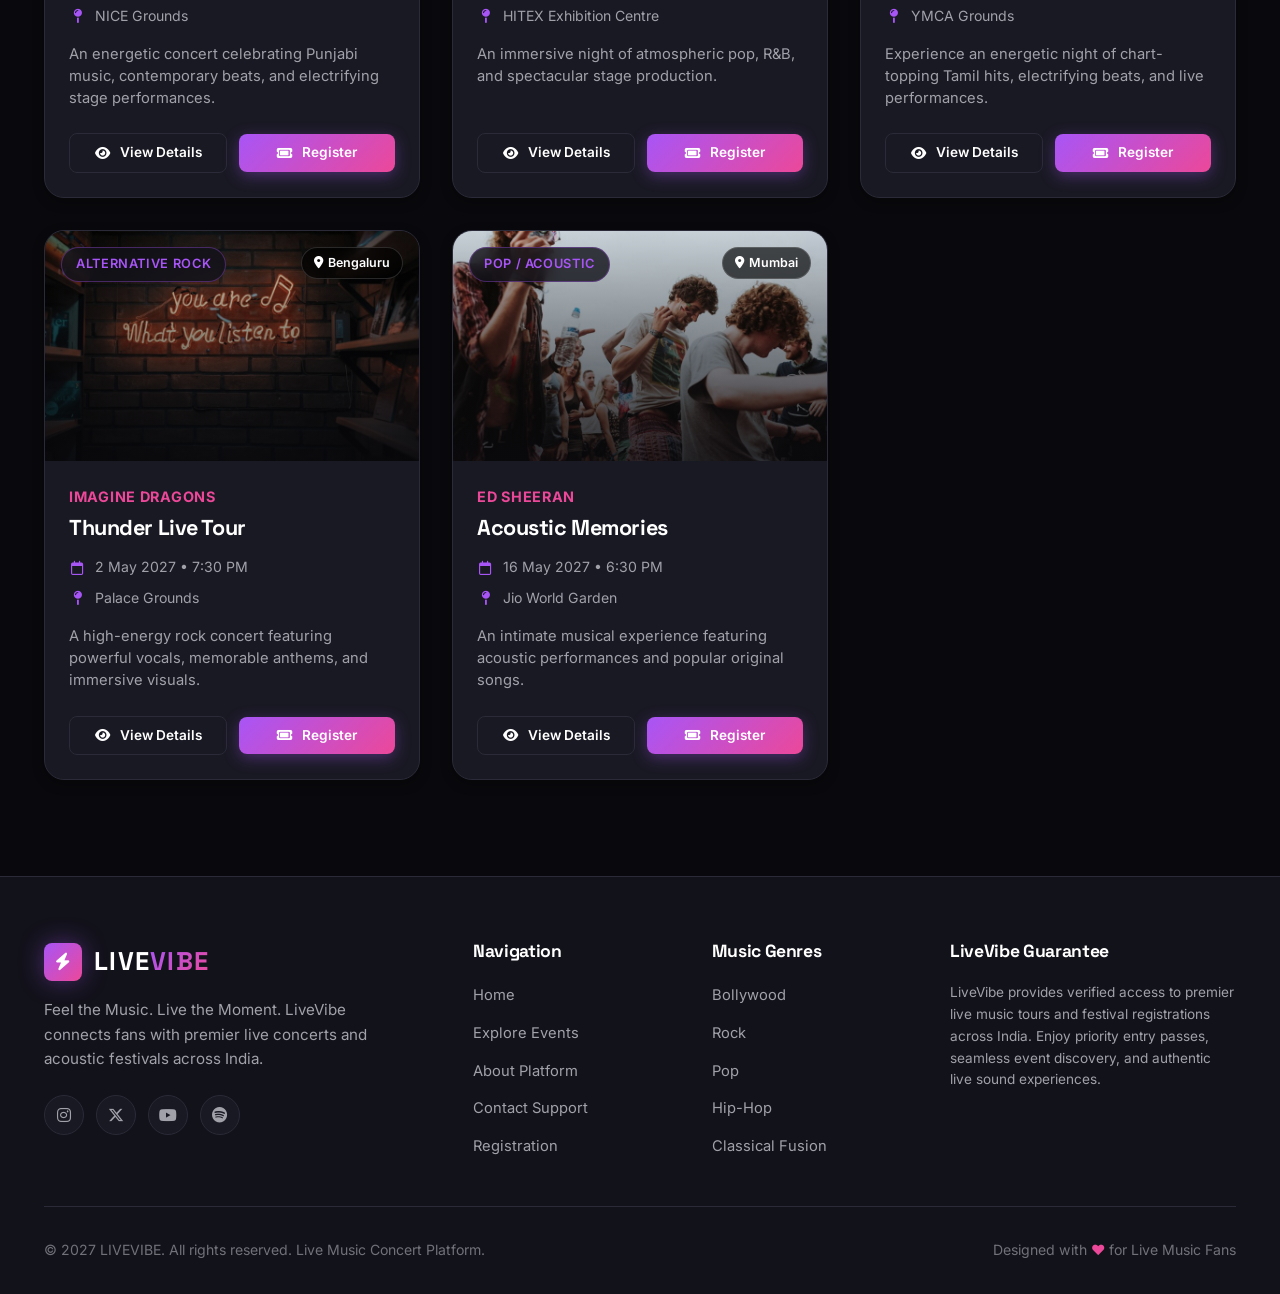
<file: events.html>
<!DOCTYPE html>
<html lang="en">
<head>
  <meta charset="UTF-8">
  <meta name="viewport" content="width=device-width, initial-scale=1.0">
  <meta name="description" content="Explore live concerts across India on LiveVibe. Filter by genre (Bollywood, Rock, Pop, Hip-Hop, Indie), search artists, venues, and cities, and register your interest.">
  <title>Explore Live Concerts — LiveVibe</title>

  <!-- Favicon -->
  <link rel="icon" type="image/x-icon" href="assets/favicon.ico">

  <!-- Google Fonts: Space Grotesk & Inter -->
  <link rel="preconnect" href="https://fonts.googleapis.com">
  <link rel="preconnect" href="https://fonts.gstatic.com" crossorigin>
  <link href="https://fonts.googleapis.com/css2?family=Inter:wght@300;400;500;600;700&family=Space+Grotesk:wght@500;600;700;800&display=swap" rel="stylesheet">

  <!-- Font Awesome Icons -->
  <link rel="stylesheet" href="https://cdnjs.cloudflare.com/ajax/libs/font-awesome/6.5.1/css/all.min.css" integrity="sha512-DTOQO9RWCH3ppGqcWaEA1BIZOC6xxalwEsw9c2QQeAIftl+Vegovlnee1c9QX4TctnWMn13TZye+giMm8e2LwA==" crossorigin="anonymous" referrerpolicy="no-referrer" />

  <!-- Master Stylesheet -->
  <link rel="stylesheet" href="css/style.css">
</head>
<body>

  <!-- =========================================================================
       Navigation Bar
       ========================================================================= -->
  <header class="site-header">
    <div class="container nav-container">
      <a href="index.html" class="brand-logo" aria-label="LiveVibe Home">
        <span class="brand-icon"><i class="fa-solid fa-bolt"></i></span>
        <span>LIVE<span class="text-gradient">VIBE</span></span>
      </a>

      <!-- Desktop & Mobile Navigation Links -->
      <nav class="nav-menu" id="primary-navigation" aria-label="Primary Navigation">
        <a href="index.html" class="nav-link">Home</a>
        <a href="events.html" class="nav-link active">Explore Events</a>
        <a href="index.html#about" class="nav-link">About</a>
        <a href="index.html#contact" class="nav-link">Contact</a>
        <a href="register.html" class="btn btn-primary btn-sm mobile-only-btn">
          <i class="fa-solid fa-ticket"></i> Register Now
        </a>
      </nav>

      <!-- Nav Actions (Theme Toggle & CTA) -->
      <div class="nav-actions">
        <button type="button" class="theme-toggle-btn" aria-label="Toggle dark/light mode" title="Toggle dark/light mode">
          <i class="fa-solid fa-sun"></i>
        </button>
        <a href="register.html" class="btn btn-primary btn-sm">
          <i class="fa-solid fa-ticket"></i> Register Now
        </a>
        <button type="button" class="hamburger-btn" aria-label="Open mobile navigation" aria-expanded="false" aria-controls="primary-navigation">
          <i class="fa-solid fa-bars"></i>
        </button>
      </div>
    </div>
  </header>

  <!-- =========================================================================
       Page Header
       ========================================================================= -->
  <section class="page-hero">
    <div class="container text-center">
      <div class="section-header" style="margin-bottom: 0;">
        <span class="badge section-tag">Live Catalog 2027</span>
        <h1 class="section-title">EXPLORE <span class="text-gradient">LIVE CONCERTS</span></h1>
        <p class="section-subtitle">
          Discover artists, explore genres, and find your next unforgettable performance.
        </p>
      </div>
    </div>
  </section>

  <!-- =========================================================================
       Search, Filter & Sorting Bar
       ========================================================================= -->
  <main class="section-padding" style="padding-top: 48px;">
    <div class="container">
      
      <!-- Interactive Filter Controls -->
      <section class="filter-bar" aria-label="Concert Filters">
        <!-- Live Search Box -->
        <div class="search-input-wrap">
          <i class="fa-solid fa-magnifying-glass search-icon" aria-hidden="true"></i>
          <input 
            type="text" 
            id="event-search-input" 
            class="search-input" 
            placeholder="Search by artist name, event title, city, venue, or genre..." 
            aria-label="Search concerts by artist, event, venue, city, or genre"
          >
          <button type="button" id="search-clear-btn" class="search-clear-btn" aria-label="Clear search input">
            <i class="fa-solid fa-xmark"></i>
          </button>
        </div>

        <!-- Genre Pills & Sorting Row -->
        <div class="filter-controls-row">
          <!-- Genre Buttons -->
          <div class="genre-filter-pills" role="toolbar" aria-label="Filter concerts by genre">
            <button type="button" class="genre-pill-btn active" data-genre="All Events">All Events</button>
            <button type="button" class="genre-pill-btn" data-genre="Pop">Pop</button>
            <button type="button" class="genre-pill-btn" data-genre="Rock">Rock</button>
            <button type="button" class="genre-pill-btn" data-genre="Bollywood">Bollywood</button>
            <button type="button" class="genre-pill-btn" data-genre="Hip-Hop">Hip-Hop</button>
            <button type="button" class="genre-pill-btn" data-genre="Electronic">Electronic</button>
            <button type="button" class="genre-pill-btn" data-genre="Indie">Indie</button>
            <button type="button" class="genre-pill-btn" data-genre="Classical Fusion">Classical Fusion</button>
          </div>

          <!-- Sort Select & Reset -->
          <div class="sort-and-reset">
            <label for="event-sort-select" style="font-size: 0.88rem; color: var(--text-muted); font-weight: 500;">
              Sort by:
            </label>
            <select id="event-sort-select" class="sort-select" aria-label="Sort concerts">
              <option value="upcoming">Upcoming First</option>
              <option value="name-asc">Event Name A–Z</option>
              <option value="name-desc">Event Name Z–A</option>
            </select>

            <button type="button" id="clear-all-filters-btn" class="btn btn-secondary btn-sm" title="Reset all search queries and filters">
              <i class="fa-solid fa-filter-circle-xmark"></i> Clear Filters
            </button>
          </div>
        </div>
      </section>

      <!-- Results Meta Information Bar -->
      <div class="results-meta-bar">
        <div id="results-count-text">Showing all concerts</div>
        <div style="font-size: 0.85rem; color: var(--text-muted);">
          <i class="fa-solid fa-shield-halved"></i> Verified Concert Catalog &bull; Live Tour Schedule
        </div>
      </div>

      <!-- Events Listing Grid -->
      <div class="events-grid" id="all-events-grid" aria-live="polite">
        <!-- Event cards are populated dynamically by events-page.js -->
      </div>

    </div>
  </main>

  <!-- =========================================================================
       Footer
       ========================================================================= -->
  <footer class="site-footer">
    <div class="container">
      <div class="footer-top">
        <div class="footer-brand">
          <a href="index.html" class="brand-logo" aria-label="LiveVibe Home">
            <span class="brand-icon"><i class="fa-solid fa-bolt"></i></span>
            <span>LIVE<span class="text-gradient">VIBE</span></span>
          </a>
          <p>
            Feel the Music. Live the Moment. LiveVibe connects fans with premier live concerts and acoustic festivals across India.
          </p>
          <div class="footer-socials">
            <a href="#" class="social-btn" aria-label="Instagram"><i class="fa-brands fa-instagram"></i></a>
            <a href="#" class="social-btn" aria-label="Twitter / X"><i class="fa-brands fa-x-twitter"></i></a>
            <a href="#" class="social-btn" aria-label="YouTube"><i class="fa-brands fa-youtube"></i></a>
            <a href="#" class="social-btn" aria-label="Spotify"><i class="fa-brands fa-spotify"></i></a>
          </div>
        </div>

        <div class="footer-col">
          <h4>Navigation</h4>
          <ul class="footer-links">
            <li><a href="index.html">Home</a></li>
            <li><a href="events.html">Explore Events</a></li>
            <li><a href="index.html#about">About Platform</a></li>
            <li><a href="index.html#contact">Contact Support</a></li>
            <li><a href="register.html">Registration</a></li>
          </ul>
        </div>

        <div class="footer-col">
          <h4>Music Genres</h4>
          <ul class="footer-links">
            <li><a href="events.html?genre=Bollywood">Bollywood</a></li>
            <li><a href="events.html?genre=Rock">Rock</a></li>
            <li><a href="events.html?genre=Pop">Pop</a></li>
            <li><a href="events.html?genre=Hip-Hop">Hip-Hop</a></li>
            <li><a href="events.html?genre=Classical+Fusion">Classical Fusion</a></li>
          </ul>
        </div>

        <div class="footer-col">
          <h4>LiveVibe Guarantee</h4>
          <p style="color: var(--text-secondary); font-size: 0.85rem; line-height: 1.6;">
            LiveVibe provides verified access to premier live music tours and festival registrations across India. Enjoy priority entry passes, seamless event discovery, and authentic live sound experiences.
          </p>
        </div>
      </div>

      <div class="footer-bottom">
        <div>&copy; 2027 LIVEVIBE. All rights reserved. Live Music Concert Platform.</div>
        <div>Designed with <span style="color: var(--accent-secondary);">&hearts;</span> for Live Music Fans</div>
      </div>
    </div>
  </footer>

  <!-- Scripts -->
  <script src="js/events.js"></script>
  <script src="js/main.js"></script>
  <script src="js/events-page.js"></script>
</body>
</html>
</file>
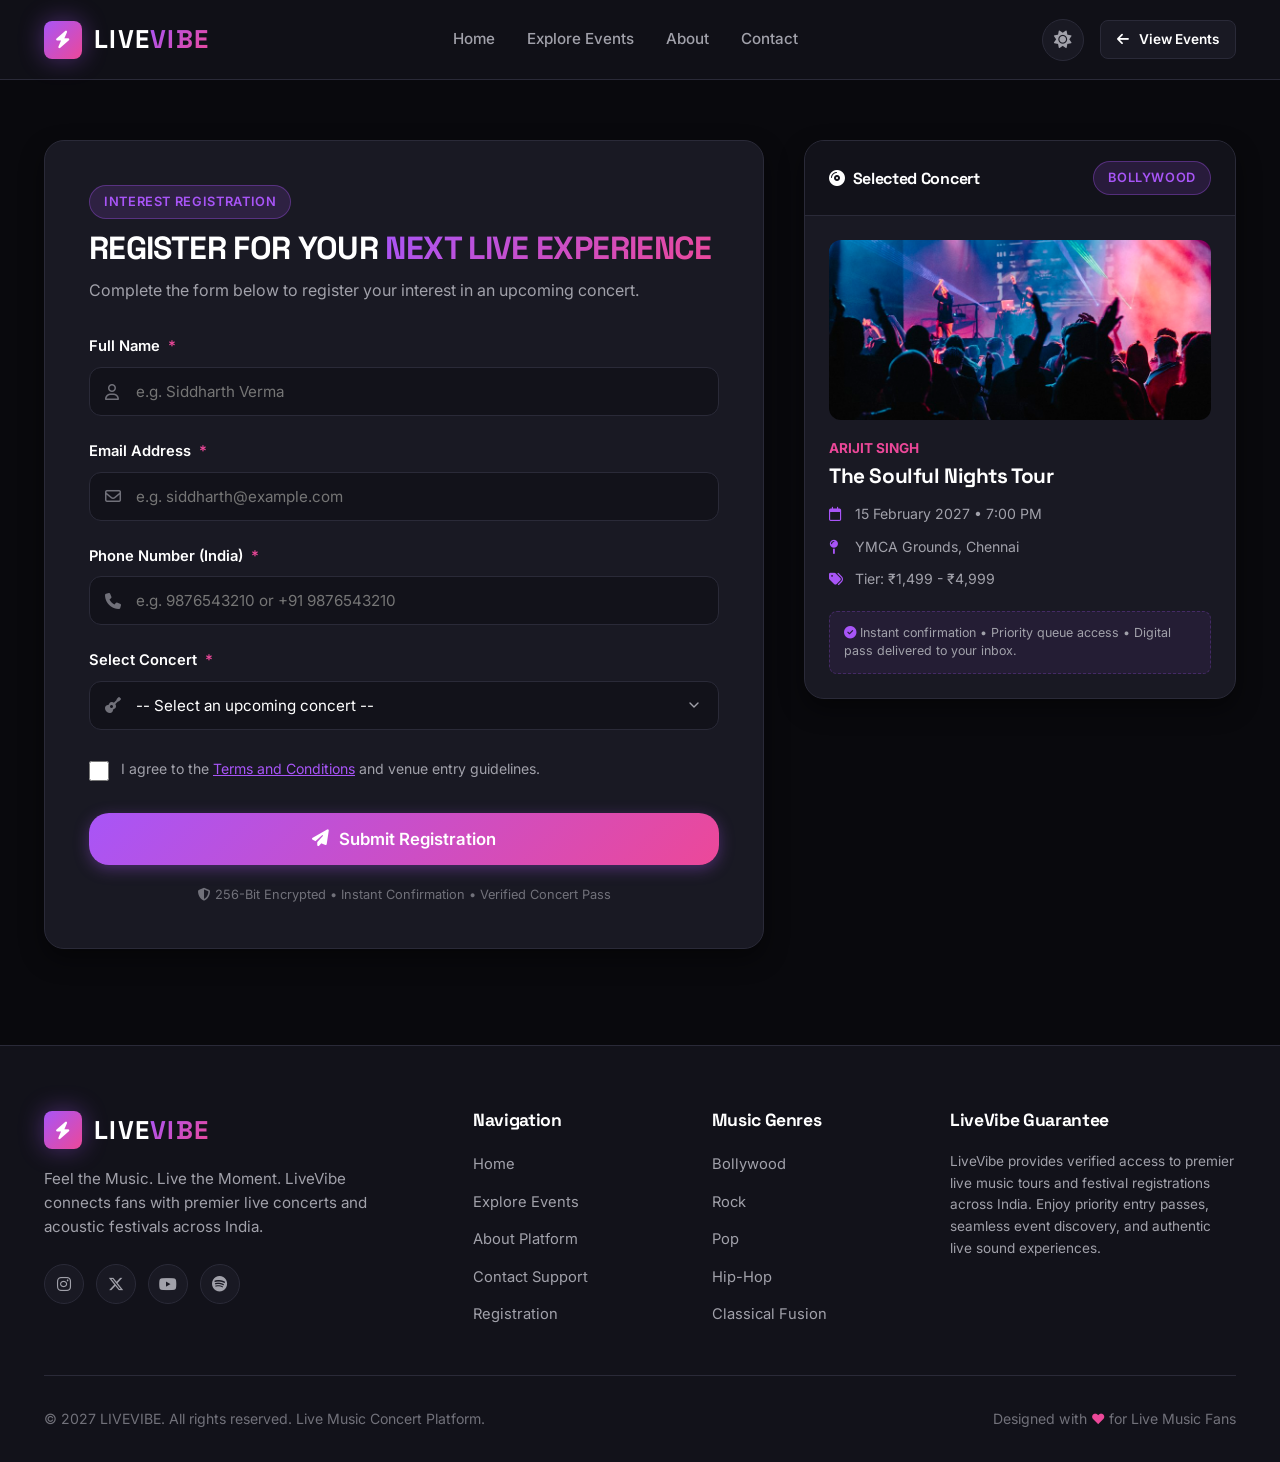
<file: register.html>
<!DOCTYPE html>
<html lang="en">
<head>
  <meta charset="UTF-8">
  <meta name="viewport" content="width=device-width, initial-scale=1.0">
  <meta name="description" content="Register for upcoming live music concerts and festivals across India on LiveVibe. Fast, responsive, verified concert registration.">
  <title>Concert Registration — LiveVibe</title>

  <!-- Favicon -->
  <link rel="icon" type="image/x-icon" href="assets/favicon.ico">

  <!-- Google Fonts: Space Grotesk & Inter -->
  <link rel="preconnect" href="https://fonts.googleapis.com">
  <link rel="preconnect" href="https://fonts.gstatic.com" crossorigin>
  <link href="https://fonts.googleapis.com/css2?family=Inter:wght@300;400;500;600;700&family=Space+Grotesk:wght@500;600;700;800&display=swap" rel="stylesheet">

  <!-- Font Awesome Icons -->
  <link rel="stylesheet" href="https://cdnjs.cloudflare.com/ajax/libs/font-awesome/6.5.1/css/all.min.css" integrity="sha512-DTOQO9RWCH3ppGqcWaEA1BIZOC6xxalwEsw9c2QQeAIftl+Vegovlnee1c9QX4TctnWMn13TZye+giMm8e2LwA==" crossorigin="anonymous" referrerpolicy="no-referrer" />

  <!-- Master Stylesheet -->
  <link rel="stylesheet" href="css/style.css">
</head>
<body>

  <!-- =========================================================================
       Navigation Bar
       ========================================================================= -->
  <header class="site-header">
    <div class="container nav-container">
      <a href="index.html" class="brand-logo" aria-label="LiveVibe Home">
        <span class="brand-icon"><i class="fa-solid fa-bolt"></i></span>
        <span>LIVE<span class="text-gradient">VIBE</span></span>
      </a>

      <!-- Desktop & Mobile Navigation Links -->
      <nav class="nav-menu" id="primary-navigation" aria-label="Primary Navigation">
        <a href="index.html" class="nav-link">Home</a>
        <a href="events.html" class="nav-link">Explore Events</a>
        <a href="index.html#about" class="nav-link">About</a>
        <a href="index.html#contact" class="nav-link">Contact</a>
        <a href="register.html" class="btn btn-primary btn-sm mobile-only-btn">
          <i class="fa-solid fa-ticket"></i> Register Now
        </a>
      </nav>

      <!-- Nav Actions (Theme Toggle & CTA) -->
      <div class="nav-actions">
        <button type="button" class="theme-toggle-btn" aria-label="Toggle dark/light mode" title="Toggle dark/light mode">
          <i class="fa-solid fa-sun"></i>
        </button>
        <a href="events.html" class="btn btn-secondary btn-sm">
          <i class="fa-solid fa-arrow-left"></i> View Events
        </a>
        <button type="button" class="hamburger-btn" aria-label="Open mobile navigation" aria-expanded="false" aria-controls="primary-navigation">
          <i class="fa-solid fa-bars"></i>
        </button>
      </div>
    </div>
  </header>

  <!-- =========================================================================
       Registration Main Section
       ========================================================================= -->
  <main class="register-page-wrapper">
    <div class="container">
      
      <div class="register-layout">
        
        <!-- Left: Registration Form Card -->
        <section class="register-form-card">
          <div class="register-form-header">
            <span class="badge section-tag" style="margin-bottom: 10px;">Interest Registration</span>
            <h2>REGISTER FOR YOUR <span class="text-gradient">NEXT LIVE EXPERIENCE</span></h2>
            <p>
              Complete the form below to register your interest in an upcoming concert.
            </p>
          </div>

          <form id="registration-form" novalidate aria-label="Concert Interest Registration Form">
            
            <!-- 1. Full Name -->
            <div class="form-group">
              <label for="full-name" class="form-label">
                Full Name <span class="required-star">*</span>
              </label>
              <div class="form-control-wrap">
                <i class="fa-regular fa-user field-icon" aria-hidden="true"></i>
                <input 
                  type="text" 
                  id="full-name" 
                  name="fullName" 
                  class="form-control" 
                  placeholder="e.g. Siddharth Verma" 
                  required
                  autocomplete="name"
                  aria-required="true"
                >
              </div>
              <div class="invalid-feedback">Full name is required (minimum 2 letters).</div>
            </div>

            <!-- 2. Email Address -->
            <div class="form-group">
              <label for="email-address" class="form-label">
                Email Address <span class="required-star">*</span>
              </label>
              <div class="form-control-wrap">
                <i class="fa-regular fa-envelope field-icon" aria-hidden="true"></i>
                <input 
                  type="email" 
                  id="email-address" 
                  name="email" 
                  class="form-control" 
                  placeholder="e.g. siddharth@example.com" 
                  required
                  autocomplete="email"
                  aria-required="true"
                >
              </div>
              <div class="invalid-feedback">Please provide a valid email address.</div>
            </div>

            <!-- 3. Phone Number -->
            <div class="form-group">
              <label for="phone-number" class="form-label">
                Phone Number (India) <span class="required-star">*</span>
              </label>
              <div class="form-control-wrap">
                <i class="fa-solid fa-phone field-icon" aria-hidden="true"></i>
                <input 
                  type="tel" 
                  id="phone-number" 
                  name="phone" 
                  class="form-control" 
                  placeholder="e.g. 9876543210 or +91 9876543210" 
                  required
                  autocomplete="tel"
                  aria-required="true"
                >
              </div>
              <div class="invalid-feedback">Please enter a valid 10-digit Indian phone number (optionally with +91).</div>
            </div>

            <!-- 4. Select Concert -->
            <div class="form-group">
              <label for="concert-select" class="form-label">
                Select Concert <span class="required-star">*</span>
              </label>
              <div class="form-control-wrap">
                <i class="fa-solid fa-guitar field-icon" aria-hidden="true"></i>
                <select id="concert-select" name="concertId" class="form-control" required aria-required="true">
                  <!-- Options are loaded dynamically by registration.js -->
                </select>
              </div>
              <div class="invalid-feedback">Please select a concert event from the dropdown.</div>
            </div>

            <!-- 5. Terms and Conditions Checkbox -->
            <div class="form-checkbox-group">
              <input type="checkbox" id="terms-agreement" name="terms" required aria-required="true">
              <label for="terms-agreement" class="checkbox-label">
                I agree to the <a href="#terms-modal" onclick="event.preventDefault(); alert('Terms & Conditions: Registration guarantees priority access to official concert passes. Attendees must adhere to venue security, age restrictions, and entry guidelines.');">Terms and Conditions</a> and venue entry guidelines.
              </label>
            </div>
            <div class="invalid-feedback" id="terms-error-feedback" style="margin-top: -20px; margin-bottom: 24px;">
              You must agree to the Terms and Conditions before submitting.
            </div>

            <!-- Submit Button -->
            <button type="submit" class="btn btn-primary btn-lg" style="width: 100%;">
              <i class="fa-solid fa-paper-plane"></i> Submit Registration
            </button>

            <!-- Trust Badge -->
            <div style="margin-top: 20px; font-size: 0.8rem; color: var(--text-muted); text-align: center; line-height: 1.5;">
              <i class="fa-solid fa-shield-halved"></i> 256-Bit Encrypted &bull; Instant Confirmation &bull; Verified Concert Pass
            </div>

          </form>
        </section>

        <!-- Right: Live Selected Concert Summary Preview -->
        <aside class="register-preview-card" id="concert-preview-container" aria-label="Concert Summary Preview">
          <!-- Populated dynamically by registration.js -->
        </aside>

      </div>

    </div>
  </main>

  <!-- =========================================================================
       Confirmation Message Modal (Step 6)
       ========================================================================= -->
  <div class="confirmation-overlay" id="confirmation-modal" role="dialog" aria-modal="true" aria-labelledby="conf-title">
    <div class="confirmation-card">
      <div class="confirmation-icon">
        <i class="fa-solid fa-check"></i>
      </div>
      <h2 class="confirmation-title" id="conf-title">REGISTRATION SUCCESSFUL!</h2>
      <p class="confirmation-lead">
        Thank you for your interest in LiveVibe! Your registration details have been successfully validated.
      </p>

      <!-- Registration Summary Table -->
      <div class="confirmation-details-box">
        <div class="confirmation-row">
          <span class="conf-label">Participant Name:</span>
          <span class="conf-val" id="conf-participant-name">User Name</span>
        </div>
        <div class="confirmation-row">
          <span class="conf-label">Selected Artist:</span>
          <span class="conf-val" id="conf-artist-name">Artist Name</span>
        </div>
        <div class="confirmation-row">
          <span class="conf-label">Concert Name:</span>
          <span class="conf-val" id="conf-event-name">Event Title</span>
        </div>
        <div class="confirmation-row">
          <span class="conf-label">Concert Date:</span>
          <span class="conf-val" id="conf-event-date">Concert Date</span>
        </div>
      </div>

      <div class="confirmation-disclaimer">
        <i class="fa-solid fa-circle-check" style="color: #10B981;"></i>
        <strong>Official Pass Notice:</strong> Your registration has been confirmed! A digital event pass and venue entry barcode will be dispatched to your email prior to the concert date. Present your pass at the gate for entry.
      </div>

      <div class="confirmation-actions">
        <a href="events.html" class="btn btn-primary">
          <i class="fa-solid fa-music"></i> Explore More Concerts
        </a>
        <button type="button" class="btn btn-secondary" id="close-confirmation-btn">
          <i class="fa-solid fa-user-plus"></i> Register Another
        </button>
      </div>
    </div>
  </div>

  <!-- =========================================================================
       Footer
       ========================================================================= -->
  <footer class="site-footer">
    <div class="container">
      <div class="footer-top">
        <div class="footer-brand">
          <a href="index.html" class="brand-logo" aria-label="LiveVibe Home">
            <span class="brand-icon"><i class="fa-solid fa-bolt"></i></span>
            <span>LIVE<span class="text-gradient">VIBE</span></span>
          </a>
          <p>
            Feel the Music. Live the Moment. LiveVibe connects fans with premier live concerts and acoustic festivals across India.
          </p>
          <div class="footer-socials">
            <a href="#" class="social-btn" aria-label="Instagram"><i class="fa-brands fa-instagram"></i></a>
            <a href="#" class="social-btn" aria-label="Twitter / X"><i class="fa-brands fa-x-twitter"></i></a>
            <a href="#" class="social-btn" aria-label="YouTube"><i class="fa-brands fa-youtube"></i></a>
            <a href="#" class="social-btn" aria-label="Spotify"><i class="fa-brands fa-spotify"></i></a>
          </div>
        </div>

        <div class="footer-col">
          <h4>Navigation</h4>
          <ul class="footer-links">
            <li><a href="index.html">Home</a></li>
            <li><a href="events.html">Explore Events</a></li>
            <li><a href="index.html#about">About Platform</a></li>
            <li><a href="index.html#contact">Contact Support</a></li>
            <li><a href="register.html">Registration</a></li>
          </ul>
        </div>

        <div class="footer-col">
          <h4>Music Genres</h4>
          <ul class="footer-links">
            <li><a href="events.html?genre=Bollywood">Bollywood</a></li>
            <li><a href="events.html?genre=Rock">Rock</a></li>
            <li><a href="events.html?genre=Pop">Pop</a></li>
            <li><a href="events.html?genre=Hip-Hop">Hip-Hop</a></li>
            <li><a href="events.html?genre=Classical+Fusion">Classical Fusion</a></li>
          </ul>
        </div>

        <div class="footer-col">
          <h4>LiveVibe Guarantee</h4>
          <p style="color: var(--text-secondary); font-size: 0.85rem; line-height: 1.6;">
            LiveVibe provides verified access to premier live music tours and festival registrations across India. Enjoy priority entry passes, seamless event discovery, and authentic live sound experiences.
          </p>
        </div>
      </div>

      <div class="footer-bottom">
        <div>&copy; 2027 LIVEVIBE. All rights reserved. Live Music Concert Platform.</div>
        <div>Designed with <span style="color: var(--accent-secondary);">&hearts;</span> for Live Music Fans</div>
      </div>
    </div>
  </footer>

  <!-- Scripts -->
  <script src="js/events.js"></script>
  <script src="js/main.js"></script>
  <script src="js/registration.js"></script>
</body>
</html>
</file>
<file: css/style.css>
/* ==========================================================================
   LIVEVIBE - Live Music Concert Event Management Platform
   Design System & Master Stylesheet
   ========================================================================== */

/* --------------------------------------------------------------------------
   1. CSS Custom Properties (Variables) & Theme Definition
   -------------------------------------------------------------------------- */
:root {
  /* Dark Theme Palette (Default) */
  --bg-primary: #09090D;
  --bg-secondary: #12121A;
  --bg-card: #191923;
  --bg-card-hover: #222230;
  --bg-glass: rgba(18, 18, 26, 0.85);

  --accent-primary: #A855F7;
  --accent-secondary: #EC4899;
  --accent-highlight: #F97316;
  --accent-gradient: linear-gradient(135deg, #A855F7 0%, #EC4899 100%);
  --accent-gradient-warm: linear-gradient(135deg, #EC4899 0%, #F97316 100%);
  --accent-glow: 0 0 25px rgba(168, 85, 247, 0.4);
  --accent-glow-pink: 0 0 25px rgba(236, 72, 153, 0.4);

  --text-primary: #FFFFFF;
  --text-secondary: #A1A1AA;
  --text-muted: #71717A;
  --text-inverse: #09090D;

  --border-subtle: #2A2A38;
  --border-focus: #A855F7;

  --badge-bg: rgba(168, 85, 247, 0.15);
  --badge-border: rgba(168, 85, 247, 0.35);

  --shadow-sm: 0 4px 12px rgba(0, 0, 0, 0.3);
  --shadow-md: 0 10px 25px rgba(0, 0, 0, 0.45);
  --shadow-lg: 0 20px 40px rgba(0, 0, 0, 0.6);

  --font-heading: 'Space Grotesk', -apple-system, BlinkMacSystemFont, 'Segoe UI', Roboto, sans-serif;
  --font-body: 'Inter', -apple-system, BlinkMacSystemFont, 'Segoe UI', Roboto, sans-serif;

  --radius-sm: 8px;
  --radius-md: 12px;
  --radius-lg: 20px;
  --radius-full: 9999px;

  --transition-fast: 0.2s cubic-bezier(0.4, 0, 0.2, 1);
  --transition-normal: 0.3s cubic-bezier(0.4, 0, 0.2, 1);
  --transition-slow: 0.5s cubic-bezier(0.4, 0, 0.2, 1);

  --container-max-width: 1240px;
  --nav-height: 80px;
}

/* Light Theme Override */
body.light-theme {
  --bg-primary: #F8FAFC;
  --bg-secondary: #FFFFFF;
  --bg-card: #FFFFFF;
  --bg-card-hover: #F1F5F9;
  --bg-glass: rgba(255, 255, 255, 0.9);

  --accent-primary: #9333EA;
  --accent-secondary: #DB2777;
  --accent-highlight: #EA580C;
  --accent-gradient: linear-gradient(135deg, #9333EA 0%, #DB2777 100%);
  --accent-gradient-warm: linear-gradient(135deg, #DB2777 0%, #EA580C 100%);
  --accent-glow: 0 0 20px rgba(147, 51, 234, 0.25);
  --accent-glow-pink: 0 0 20px rgba(219, 39, 119, 0.25);

  --text-primary: #0F172A;
  --text-secondary: #475569;
  --text-muted: #64748B;
  --text-inverse: #FFFFFF;

  --border-subtle: #E2E8F0;
  --border-focus: #9333EA;

  --badge-bg: rgba(147, 51, 234, 0.1);
  --badge-border: rgba(147, 51, 234, 0.25);

  --shadow-sm: 0 4px 12px rgba(15, 23, 42, 0.06);
  --shadow-md: 0 10px 25px rgba(15, 23, 42, 0.08);
  --shadow-lg: 0 20px 40px rgba(15, 23, 42, 0.12);
}

/* --------------------------------------------------------------------------
   2. Reset & Base Styles
   -------------------------------------------------------------------------- */
*, *::before, *::after {
  margin: 0;
  padding: 0;
  box-sizing: border-box;
}

html {
  font-size: 16px;
  scroll-behavior: smooth;
  scroll-padding-top: var(--nav-height);
}

body {
  font-family: var(--font-body);
  background-color: var(--bg-primary);
  color: var(--text-primary);
  line-height: 1.6;
  min-height: 100vh;
  display: flex;
  flex-direction: column;
  overflow-x: hidden;
  transition: background-color var(--transition-normal), color var(--transition-normal);
  -webkit-font-smoothing: antialiased;
}

img {
  max-width: 100%;
  height: auto;
  display: block;
}

a {
  color: inherit;
  text-decoration: none;
  transition: color var(--transition-fast);
}

button, input, select, textarea {
  font-family: inherit;
  font-size: inherit;
  color: inherit;
}

ul, ol {
  list-style: none;
}

/* Headings */
h1, h2, h3, h4, h5, h6 {
  font-family: var(--font-heading);
  font-weight: 700;
  line-height: 1.2;
  letter-spacing: -0.02em;
  color: var(--text-primary);
}

.text-gradient {
  background: var(--accent-gradient);
  -webkit-background-clip: text;
  -webkit-text-fill-color: transparent;
  background-clip: text;
}

.text-gradient-warm {
  background: var(--accent-gradient-warm);
  -webkit-background-clip: text;
  -webkit-text-fill-color: transparent;
  background-clip: text;
}

/* Container */
.container {
  width: 100%;
  max-width: var(--container-max-width);
  margin: 0 auto;
  padding: 0 24px;
}

.section-padding {
  padding: 96px 0;
}

@media (max-width: 768px) {
  .section-padding {
    padding: 64px 0;
  }
}

/* --------------------------------------------------------------------------
   3. Header & Sticky Navigation
   -------------------------------------------------------------------------- */
.site-header {
  position: sticky;
  top: 0;
  left: 0;
  width: 100%;
  height: var(--nav-height);
  background-color: var(--bg-glass);
  backdrop-filter: blur(16px);
  -webkit-backdrop-filter: blur(16px);
  border-bottom: 1px solid var(--border-subtle);
  z-index: 1000;
  transition: background-color var(--transition-normal), border-color var(--transition-normal), box-shadow var(--transition-normal);
}

.site-header.scrolled {
  box-shadow: var(--shadow-md);
  border-bottom-color: rgba(168, 85, 247, 0.2);
}

.nav-container {
  height: 100%;
  display: flex;
  align-items: center;
  justify-content: space-between;
  gap: 20px;
}

.brand-logo {
  display: flex;
  align-items: center;
  gap: 12px;
  font-family: var(--font-heading);
  font-size: 1.6rem;
  font-weight: 800;
  letter-spacing: 0.05em;
  text-decoration: none;
}

.brand-icon {
  width: 38px;
  height: 38px;
  border-radius: var(--radius-sm);
  background: var(--accent-gradient);
  display: flex;
  align-items: center;
  justify-content: center;
  color: #FFFFFF;
  box-shadow: var(--accent-glow);
  font-size: 1.1rem;
}

.nav-menu {
  display: flex;
  align-items: center;
  gap: 32px;
}

.nav-link {
  font-size: 0.95rem;
  font-weight: 500;
  color: var(--text-secondary);
  position: relative;
  padding: 6px 0;
  transition: color var(--transition-fast);
}

.nav-link:hover,
.nav-link.active {
  color: var(--text-primary);
}

.nav-link::after {
  content: '';
  position: absolute;
  bottom: 0;
  left: 0;
  width: 0;
  height: 2px;
  background: var(--accent-gradient);
  transition: width var(--transition-normal);
  border-radius: var(--radius-full);
}

.nav-link:hover::after,
.nav-link.active::after {
  width: 100%;
}

.nav-actions {
  display: flex;
  align-items: center;
  gap: 16px;
}

/* Theme Toggle Button */
.theme-toggle-btn {
  width: 42px;
  height: 42px;
  border-radius: var(--radius-full);
  border: 1px solid var(--border-subtle);
  background: var(--bg-card);
  color: var(--text-secondary);
  display: flex;
  align-items: center;
  justify-content: center;
  cursor: pointer;
  transition: all var(--transition-fast);
  font-size: 1.1rem;
}

.theme-toggle-btn:hover {
  color: var(--text-primary);
  border-color: var(--accent-primary);
  transform: rotate(15deg);
}

/* Hamburger Button */
.hamburger-btn {
  display: none;
  background: transparent;
  border: none;
  color: var(--text-primary);
  font-size: 1.5rem;
  cursor: pointer;
  padding: 8px;
  border-radius: var(--radius-sm);
}

/* --------------------------------------------------------------------------
   4. Buttons & UI Elements
   -------------------------------------------------------------------------- */
.btn {
  display: inline-flex;
  align-items: center;
  justify-content: center;
  gap: 10px;
  padding: 12px 24px;
  font-size: 0.95rem;
  font-weight: 600;
  border-radius: var(--radius-md);
  border: none;
  cursor: pointer;
  text-decoration: none;
  transition: all var(--transition-normal);
  white-space: nowrap;
}

.btn-primary {
  background: var(--accent-gradient);
  color: #FFFFFF;
  box-shadow: 0 4px 15px rgba(168, 85, 247, 0.35);
}

.btn-primary:hover {
  transform: translateY(-2px);
  box-shadow: 0 8px 25px rgba(168, 85, 247, 0.5);
  color: #FFFFFF;
}

.btn-secondary {
  background: var(--bg-card);
  color: var(--text-primary);
  border: 1px solid var(--border-subtle);
}

.btn-secondary:hover {
  background: var(--bg-card-hover);
  border-color: var(--accent-primary);
  transform: translateY(-2px);
}

.btn-outline {
  background: transparent;
  color: var(--text-primary);
  border: 1.5px solid var(--accent-primary);
}

.btn-outline:hover {
  background: var(--accent-gradient);
  color: #FFFFFF;
  border-color: transparent;
  box-shadow: var(--accent-glow);
  transform: translateY(-2px);
}

.btn-sm {
  padding: 8px 16px;
  font-size: 0.85rem;
  border-radius: var(--radius-sm);
}

.btn-lg {
  padding: 16px 32px;
  font-size: 1.05rem;
  border-radius: var(--radius-lg);
}

.badge {
  display: inline-flex;
  align-items: center;
  gap: 6px;
  padding: 6px 14px;
  border-radius: var(--radius-full);
  font-size: 0.8rem;
  font-weight: 600;
  text-transform: uppercase;
  letter-spacing: 0.05em;
  background: var(--badge-bg);
  color: var(--accent-primary);
  border: 1px solid var(--badge-border);
}

.badge-warm {
  background: rgba(249, 115, 22, 0.15);
  color: var(--accent-highlight);
  border-color: rgba(249, 115, 22, 0.35);
}

.badge-pill {
  border-radius: var(--radius-full);
}

/* --------------------------------------------------------------------------
   5. Section Header Component
   -------------------------------------------------------------------------- */
.section-header {
  text-align: center;
  max-width: 720px;
  margin: 0 auto 56px auto;
}

.section-header .section-tag {
  display: inline-block;
  margin-bottom: 12px;
}

.section-title {
  font-size: 2.5rem;
  margin-bottom: 16px;
}

.section-subtitle {
  font-size: 1.1rem;
  color: var(--text-secondary);
}

@media (max-width: 768px) {
  .section-title {
    font-size: 2rem;
  }
  .section-subtitle {
    font-size: 1rem;
  }
}

/* --------------------------------------------------------------------------
   6. Hero Section (Homepage)
   -------------------------------------------------------------------------- */
.hero-section {
  position: relative;
  min-height: calc(100vh - var(--nav-height));
  display: flex;
  align-items: center;
  padding: 80px 0;
  overflow: hidden;
  background-color: var(--bg-primary);
}

.hero-bg {
  position: absolute;
  top: 0;
  left: 0;
  width: 100%;
  height: 100%;
  background-image: url('../assets/images/hero-concert.jpg');
  background-size: cover;
  background-position: center center;
  background-repeat: no-repeat;
  filter: brightness(0.35);
  transform: scale(1.02);
  transition: transform 10s ease;
}

.hero-section:hover .hero-bg {
  transform: scale(1.06);
}

.hero-overlay {
  position: absolute;
  top: 0;
  left: 0;
  width: 100%;
  height: 100%;
  background: radial-gradient(circle at 50% 30%, rgba(168, 85, 247, 0.18) 0%, rgba(9, 9, 13, 0.85) 70%, var(--bg-primary) 100%);
}

.hero-content {
  position: relative;
  z-index: 2;
  max-width: 820px;
  text-align: left;
}

.hero-label {
  display: inline-flex;
  align-items: center;
  gap: 8px;
  padding: 8px 18px;
  border-radius: var(--radius-full);
  background: rgba(255, 255, 255, 0.08);
  border: 1px solid rgba(255, 255, 255, 0.18);
  backdrop-filter: blur(8px);
  color: var(--text-primary);
  font-size: 0.82rem;
  font-weight: 600;
  letter-spacing: 0.08em;
  text-transform: uppercase;
  margin-bottom: 24px;
  box-shadow: var(--shadow-sm);
  animation: fadeInDown 0.8s ease backwards;
}

.hero-label i {
  color: var(--accent-highlight);
}

.hero-title {
  font-size: 4rem;
  font-weight: 800;
  line-height: 1.1;
  margin-bottom: 24px;
  letter-spacing: -0.03em;
  animation: fadeInUp 0.9s ease 0.1s backwards;
}

.hero-desc {
  font-size: 1.25rem;
  color: #D4D4D8;
  margin-bottom: 40px;
  line-height: 1.7;
  max-width: 680px;
  animation: fadeInUp 0.9s ease 0.2s backwards;
}

.hero-buttons {
  display: flex;
  align-items: center;
  gap: 16px;
  flex-wrap: wrap;
  animation: fadeInUp 0.9s ease 0.3s backwards;
}

@media (max-width: 768px) {
  .hero-title {
    font-size: 2.75rem;
  }
  .hero-desc {
    font-size: 1.1rem;
  }
}

@media (max-width: 480px) {
  .hero-title {
    font-size: 2.2rem;
  }
  .hero-buttons {
    flex-direction: column;
    width: 100%;
  }
  .hero-buttons .btn {
    width: 100%;
  }
}

/* --------------------------------------------------------------------------
   7. Countdown Widget Banner
   -------------------------------------------------------------------------- */
.countdown-banner {
  background: var(--bg-secondary);
  border-top: 1px solid var(--border-subtle);
  border-bottom: 1px solid var(--border-subtle);
  padding: 32px 0;
  position: relative;
  z-index: 10;
}

.countdown-inner {
  display: flex;
  align-items: center;
  justify-content: space-between;
  gap: 24px;
  flex-wrap: wrap;
}

.countdown-info {
  display: flex;
  align-items: center;
  gap: 16px;
}

.countdown-pulse-icon {
  width: 48px;
  height: 48px;
  border-radius: var(--radius-full);
  background: rgba(249, 115, 22, 0.15);
  color: var(--accent-highlight);
  display: flex;
  align-items: center;
  justify-content: center;
  font-size: 1.3rem;
  position: relative;
}

.countdown-pulse-icon::after {
  content: '';
  position: absolute;
  width: 100%;
  height: 100%;
  border-radius: var(--radius-full);
  border: 2px solid var(--accent-highlight);
  animation: ping 2s cubic-bezier(0, 0, 0.2, 1) infinite;
}

.countdown-title-wrap h4 {
  font-size: 1.1rem;
  margin-bottom: 4px;
}

.countdown-title-wrap p {
  font-size: 0.9rem;
  color: var(--text-secondary);
}

.countdown-clock {
  display: flex;
  align-items: center;
  gap: 14px;
}

.countdown-item {
  display: flex;
  flex-direction: column;
  align-items: center;
  justify-content: center;
  min-width: 68px;
  padding: 10px 12px;
  background: var(--bg-card);
  border: 1px solid var(--border-subtle);
  border-radius: var(--radius-md);
  box-shadow: var(--shadow-sm);
}

.countdown-value {
  font-family: var(--font-heading);
  font-size: 1.75rem;
  font-weight: 700;
  color: var(--accent-primary);
  line-height: 1;
}

.countdown-label {
  font-size: 0.72rem;
  text-transform: uppercase;
  color: var(--text-muted);
  font-weight: 600;
  margin-top: 4px;
  letter-spacing: 0.05em;
}

.countdown-sep {
  font-family: var(--font-heading);
  font-size: 1.5rem;
  font-weight: 700;
  color: var(--text-muted);
}

@media (max-width: 900px) {
  .countdown-inner {
    flex-direction: column;
    text-align: center;
  }
  .countdown-info {
    flex-direction: column;
  }
}

/* --------------------------------------------------------------------------
   8. Concert Cards Grid
   -------------------------------------------------------------------------- */
.events-grid {
  display: grid;
  grid-template-columns: repeat(auto-fill, minmax(360px, 1fr));
  gap: 32px;
}

@media (max-width: 480px) {
  .events-grid {
    grid-template-columns: 1fr;
    gap: 24px;
  }
}

.event-card {
  background: var(--bg-card);
  border: 1px solid var(--border-subtle);
  border-radius: var(--radius-lg);
  overflow: hidden;
  display: flex;
  flex-direction: column;
  box-shadow: var(--shadow-sm);
  transition: transform var(--transition-normal), box-shadow var(--transition-normal), border-color var(--transition-normal);
  position: relative;
}

.event-card:hover {
  transform: translateY(-8px);
  box-shadow: var(--shadow-lg), var(--accent-glow);
  border-color: rgba(168, 85, 247, 0.4);
}

.event-poster-wrap {
  position: relative;
  width: 100%;
  height: 230px;
  overflow: hidden;
  background-color: var(--bg-secondary);
}

.event-poster {
  width: 100%;
  height: 100%;
  object-fit: cover;
  transition: transform var(--transition-slow);
}

.event-card:hover .event-poster {
  transform: scale(1.08);
}

.event-poster-overlay {
  position: absolute;
  top: 0;
  left: 0;
  width: 100%;
  height: 100%;
  background: linear-gradient(180deg, rgba(9, 9, 13, 0.1) 0%, rgba(9, 9, 13, 0.8) 100%);
}

.event-genre-badge {
  position: absolute;
  top: 16px;
  left: 16px;
  z-index: 2;
  backdrop-filter: blur(8px);
  background: rgba(18, 18, 26, 0.8);
}

.event-city-badge {
  position: absolute;
  top: 16px;
  right: 16px;
  z-index: 2;
  display: inline-flex;
  align-items: center;
  gap: 5px;
  padding: 5px 12px;
  border-radius: var(--radius-full);
  font-size: 0.78rem;
  font-weight: 600;
  color: #FFFFFF;
  background: rgba(0, 0, 0, 0.65);
  backdrop-filter: blur(8px);
  border: 1px solid rgba(255, 255, 255, 0.15);
}

.event-card-body {
  padding: 24px;
  display: flex;
  flex-direction: column;
  flex-grow: 1;
}

.event-artist-tag {
  font-size: 0.9rem;
  font-weight: 700;
  color: var(--accent-secondary);
  text-transform: uppercase;
  letter-spacing: 0.05em;
  margin-bottom: 6px;
}

.event-card-title {
  font-size: 1.35rem;
  margin-bottom: 14px;
  line-height: 1.3;
}

.event-meta-list {
  display: flex;
  flex-direction: column;
  gap: 8px;
  margin-bottom: 16px;
  font-size: 0.88rem;
  color: var(--text-secondary);
}

.event-meta-item {
  display: flex;
  align-items: center;
  gap: 10px;
}

.event-meta-item i {
  color: var(--accent-primary);
  width: 16px;
  text-align: center;
}

.event-card-desc {
  font-size: 0.92rem;
  color: var(--text-secondary);
  line-height: 1.5;
  margin-bottom: 24px;
  flex-grow: 1;
}

.event-card-actions {
  display: flex;
  align-items: center;
  gap: 12px;
  margin-top: auto;
}

.event-card-actions .btn {
  flex: 1;
}

/* --------------------------------------------------------------------------
   9. Music Genres Section
   -------------------------------------------------------------------------- */
.genres-grid {
  display: grid;
  grid-template-columns: repeat(auto-fill, minmax(180px, 1fr));
  gap: 20px;
}

.genre-card {
  background: var(--bg-card);
  border: 1px solid var(--border-subtle);
  border-radius: var(--radius-md);
  padding: 28px 20px;
  text-align: center;
  cursor: pointer;
  display: flex;
  flex-direction: column;
  align-items: center;
  gap: 14px;
  transition: all var(--transition-normal);
  text-decoration: none;
  position: relative;
  overflow: hidden;
}

.genre-card::before {
  content: '';
  position: absolute;
  top: 0;
  left: 0;
  width: 100%;
  height: 4px;
  background: var(--accent-gradient);
  opacity: 0;
  transition: opacity var(--transition-fast);
}

.genre-card:hover {
  transform: translateY(-6px);
  border-color: var(--accent-primary);
  box-shadow: var(--shadow-md), var(--accent-glow);
  background: var(--bg-card-hover);
}

.genre-card:hover::before {
  opacity: 1;
}

.genre-icon-wrap {
  width: 60px;
  height: 60px;
  border-radius: var(--radius-full);
  background: rgba(168, 85, 247, 0.12);
  color: var(--accent-primary);
  display: flex;
  align-items: center;
  justify-content: center;
  font-size: 1.6rem;
  transition: all var(--transition-normal);
}

.genre-card:hover .genre-icon-wrap {
  background: var(--accent-gradient);
  color: #FFFFFF;
  transform: scale(1.1);
}

.genre-name {
  font-size: 1.1rem;
  font-weight: 700;
  color: var(--text-primary);
}

.genre-explore-label {
  font-size: 0.8rem;
  color: var(--text-muted);
  display: flex;
  align-items: center;
  gap: 4px;
}

/* --------------------------------------------------------------------------
   10. Why Choose LiveVibe Features Section
   -------------------------------------------------------------------------- */
.features-grid {
  display: grid;
  grid-template-columns: repeat(auto-fit, minmax(260px, 1fr));
  gap: 28px;
}

.feature-card {
  background: var(--bg-card);
  border: 1px solid var(--border-subtle);
  border-radius: var(--radius-lg);
  padding: 36px 28px;
  transition: all var(--transition-normal);
  position: relative;
}

.feature-card:hover {
  transform: translateY(-6px);
  border-color: var(--accent-secondary);
  box-shadow: var(--shadow-md);
}

.feature-icon-box {
  width: 58px;
  height: 58px;
  border-radius: var(--radius-md);
  background: linear-gradient(135deg, rgba(168, 85, 247, 0.2) 0%, rgba(236, 72, 153, 0.2) 100%);
  border: 1px solid rgba(168, 85, 247, 0.3);
  display: flex;
  align-items: center;
  justify-content: center;
  font-size: 1.5rem;
  color: var(--accent-primary);
  margin-bottom: 22px;
}

.feature-title {
  font-size: 1.25rem;
  margin-bottom: 12px;
}

.feature-desc {
  font-size: 0.95rem;
  color: var(--text-secondary);
  line-height: 1.6;
}

/* --------------------------------------------------------------------------
   11. About Section
   -------------------------------------------------------------------------- */
.about-box {
  background: var(--bg-card);
  border: 1px solid var(--border-subtle);
  border-radius: var(--radius-lg);
  padding: 60px 48px;
  position: relative;
  overflow: hidden;
}

.about-box::after {
  content: '';
  position: absolute;
  top: -100px;
  right: -100px;
  width: 300px;
  height: 300px;
  border-radius: var(--radius-full);
  background: radial-gradient(circle, rgba(168, 85, 247, 0.15) 0%, transparent 70%);
  pointer-events: none;
}

.about-grid {
  display: grid;
  grid-template-columns: 1.2fr 0.8fr;
  gap: 48px;
  align-items: center;
}

.about-text h2 {
  font-size: 2.3rem;
  margin-bottom: 20px;
}

.about-text p {
  font-size: 1.05rem;
  color: var(--text-secondary);
  line-height: 1.8;
  margin-bottom: 24px;
}

.about-stats {
  display: grid;
  grid-template-columns: 1fr 1fr;
  gap: 20px;
}

.stat-item {
  background: var(--bg-secondary);
  border: 1px solid var(--border-subtle);
  border-radius: var(--radius-md);
  padding: 24px;
  text-align: center;
}

.stat-number {
  font-family: var(--font-heading);
  font-size: 2.2rem;
  font-weight: 800;
  background: var(--accent-gradient);
  -webkit-background-clip: text;
  -webkit-text-fill-color: transparent;
  background-clip: text;
  line-height: 1.1;
  margin-bottom: 6px;
}

.stat-label {
  font-size: 0.85rem;
  color: var(--text-muted);
  font-weight: 600;
  text-transform: uppercase;
}

@media (max-width: 900px) {
  .about-grid {
    grid-template-columns: 1fr;
  }
  .about-box {
    padding: 36px 24px;
  }
}

/* --------------------------------------------------------------------------
   12. Call to Action (CTA) Section
   -------------------------------------------------------------------------- */
.cta-section {
  position: relative;
  overflow: hidden;
}

.cta-card {
  background: linear-gradient(135deg, rgba(168, 85, 247, 0.15) 0%, rgba(236, 72, 153, 0.15) 100%), var(--bg-card);
  border: 1px solid rgba(168, 85, 247, 0.3);
  border-radius: var(--radius-lg);
  padding: 72px 36px;
  text-align: center;
  position: relative;
  box-shadow: var(--shadow-lg);
}

.cta-card::before {
  content: '';
  position: absolute;
  top: 0;
  left: 50%;
  transform: translateX(-50%);
  width: 60%;
  height: 2px;
  background: var(--accent-gradient);
  border-radius: var(--radius-full);
}

.cta-title {
  font-size: 2.6rem;
  max-width: 780px;
  margin: 0 auto 20px auto;
  line-height: 1.2;
}

.cta-desc {
  font-size: 1.15rem;
  color: var(--text-secondary);
  max-width: 600px;
  margin: 0 auto 36px auto;
}

@media (max-width: 768px) {
  .cta-title {
    font-size: 2rem;
  }
  .cta-card {
    padding: 48px 20px;
  }
}

/* --------------------------------------------------------------------------
   13. Contact Section
   -------------------------------------------------------------------------- */
.contact-grid {
  display: grid;
  grid-template-columns: 1fr 1fr;
  gap: 36px;
}

.contact-card {
  background: var(--bg-card);
  border: 1px solid var(--border-subtle);
  border-radius: var(--radius-lg);
  padding: 36px;
}

.contact-item {
  display: flex;
  align-items: flex-start;
  gap: 18px;
  margin-bottom: 24px;
}

.contact-icon {
  width: 48px;
  height: 48px;
  border-radius: var(--radius-md);
  background: rgba(168, 85, 247, 0.12);
  color: var(--accent-primary);
  display: flex;
  align-items: center;
  justify-content: center;
  font-size: 1.3rem;
  flex-shrink: 0;
}

.contact-details h5 {
  font-size: 1.05rem;
  margin-bottom: 4px;
}

.contact-details p, .contact-details a {
  font-size: 0.95rem;
  color: var(--text-secondary);
}

.contact-details a:hover {
  color: var(--accent-primary);
}

@media (max-width: 768px) {
  .contact-grid {
    grid-template-columns: 1fr;
  }
}

/* --------------------------------------------------------------------------
   14. Footer
   -------------------------------------------------------------------------- */
.site-footer {
  background-color: var(--bg-secondary);
  border-top: 1px solid var(--border-subtle);
  padding: 64px 0 32px 0;
  margin-top: auto;
}

.footer-top {
  display: grid;
  grid-template-columns: 2fr 1fr 1fr 1.5fr;
  gap: 48px;
  margin-bottom: 48px;
}

.footer-brand p {
  color: var(--text-secondary);
  font-size: 0.95rem;
  margin: 16px 0 24px 0;
  max-width: 340px;
  line-height: 1.6;
}

.footer-socials {
  display: flex;
  align-items: center;
  gap: 12px;
}

.social-btn {
  width: 40px;
  height: 40px;
  border-radius: var(--radius-full);
  background: var(--bg-card);
  border: 1px solid var(--border-subtle);
  color: var(--text-secondary);
  display: flex;
  align-items: center;
  justify-content: center;
  transition: all var(--transition-fast);
}

.social-btn:hover {
  color: #FFFFFF;
  background: var(--accent-gradient);
  border-color: transparent;
  transform: translateY(-3px);
}

.footer-col h4 {
  font-size: 1.1rem;
  margin-bottom: 20px;
  color: var(--text-primary);
}

.footer-links {
  display: flex;
  flex-direction: column;
  gap: 12px;
}

.footer-links a {
  color: var(--text-secondary);
  font-size: 0.92rem;
  transition: color var(--transition-fast);
}

.footer-links a:hover {
  color: var(--accent-primary);
  padding-left: 4px;
}

.footer-bottom {
  padding-top: 32px;
  border-top: 1px solid var(--border-subtle);
  display: flex;
  align-items: center;
  justify-content: space-between;
  flex-wrap: wrap;
  gap: 16px;
  font-size: 0.88rem;
  color: var(--text-muted);
}

@media (max-width: 992px) {
  .footer-top {
    grid-template-columns: 1fr 1fr;
    gap: 36px;
  }
}

@media (max-width: 576px) {
  .footer-top {
    grid-template-columns: 1fr;
  }
  .footer-bottom {
    flex-direction: column;
    text-align: center;
  }
}

/* --------------------------------------------------------------------------
   15. Events Page Specific Styles (Search, Filter, Sort)
   -------------------------------------------------------------------------- */
.page-hero {
  padding: 60px 0 40px 0;
  background: linear-gradient(180deg, var(--bg-secondary) 0%, var(--bg-primary) 100%);
  border-bottom: 1px solid var(--border-subtle);
}

.filter-bar {
  background: var(--bg-card);
  border: 1px solid var(--border-subtle);
  border-radius: var(--radius-lg);
  padding: 24px;
  margin-bottom: 40px;
  box-shadow: var(--shadow-sm);
}

.search-input-wrap {
  position: relative;
  width: 100%;
  margin-bottom: 20px;
}

.search-input-wrap i.search-icon {
  position: absolute;
  left: 18px;
  top: 50%;
  transform: translateY(-50%);
  color: var(--text-muted);
  font-size: 1.1rem;
}

.search-input {
  width: 100%;
  padding: 14px 44px 14px 50px;
  background: var(--bg-secondary);
  border: 1px solid var(--border-subtle);
  border-radius: var(--radius-md);
  color: var(--text-primary);
  font-size: 1rem;
  transition: all var(--transition-fast);
}

.search-input:focus {
  outline: none;
  border-color: var(--border-focus);
  box-shadow: var(--accent-glow);
  background: var(--bg-card);
}

.search-clear-btn {
  position: absolute;
  right: 16px;
  top: 50%;
  transform: translateY(-50%);
  background: transparent;
  border: none;
  color: var(--text-muted);
  cursor: pointer;
  font-size: 1rem;
  display: none;
}

.search-clear-btn:hover {
  color: var(--text-primary);
}

.filter-controls-row {
  display: flex;
  align-items: center;
  justify-content: space-between;
  gap: 16px;
  flex-wrap: wrap;
}

.genre-filter-pills {
  display: flex;
  align-items: center;
  gap: 10px;
  flex-wrap: wrap;
}

.genre-pill-btn {
  padding: 8px 16px;
  border-radius: var(--radius-full);
  border: 1px solid var(--border-subtle);
  background: var(--bg-secondary);
  color: var(--text-secondary);
  font-size: 0.88rem;
  font-weight: 500;
  cursor: pointer;
  transition: all var(--transition-fast);
}

.genre-pill-btn:hover {
  color: var(--text-primary);
  border-color: var(--accent-primary);
  background: var(--bg-card-hover);
}

.genre-pill-btn.active {
  background: var(--accent-gradient);
  color: #FFFFFF;
  border-color: transparent;
  box-shadow: 0 2px 10px rgba(168, 85, 247, 0.35);
}

.sort-and-reset {
  display: flex;
  align-items: center;
  gap: 12px;
}

.sort-select {
  padding: 9px 16px;
  background: var(--bg-secondary);
  border: 1px solid var(--border-subtle);
  border-radius: var(--radius-md);
  color: var(--text-primary);
  font-size: 0.88rem;
  cursor: pointer;
  outline: none;
  transition: border-color var(--transition-fast);
}

.sort-select:focus {
  border-color: var(--border-focus);
}

.results-meta-bar {
  display: flex;
  align-items: center;
  justify-content: space-between;
  margin-bottom: 24px;
  font-size: 0.95rem;
  color: var(--text-secondary);
}

.results-count {
  font-weight: 600;
  color: var(--text-primary);
}

.no-results-box {
  text-align: center;
  padding: 64px 24px;
  background: var(--bg-card);
  border: 1px dashed var(--border-subtle);
  border-radius: var(--radius-lg);
  grid-column: 1 / -1;
}

.no-results-icon {
  font-size: 3rem;
  color: var(--text-muted);
  margin-bottom: 16px;
}

.no-results-box h3 {
  font-size: 1.4rem;
  margin-bottom: 8px;
}

.no-results-box p {
  color: var(--text-secondary);
  margin-bottom: 24px;
}

/* --------------------------------------------------------------------------
   16. Event Details Page Specific Styles
   -------------------------------------------------------------------------- */
.event-details-hero {
  position: relative;
  min-height: 440px;
  display: flex;
  align-items: flex-end;
  padding: 60px 0;
  background-color: var(--bg-secondary);
  overflow: hidden;
}

.event-details-hero-bg {
  position: absolute;
  top: 0;
  left: 0;
  width: 100%;
  height: 100%;
  object-fit: cover;
  filter: brightness(0.35);
}

.event-details-hero-overlay {
  position: absolute;
  top: 0;
  left: 0;
  width: 100%;
  height: 100%;
  background: linear-gradient(180deg, rgba(9, 9, 13, 0.3) 0%, rgba(9, 9, 13, 0.95) 100%);
}

.event-details-content-wrap {
  position: relative;
  z-index: 2;
  width: 100%;
}

.breadcrumb-nav {
  display: flex;
  align-items: center;
  gap: 8px;
  font-size: 0.88rem;
  color: var(--text-muted);
  margin-bottom: 20px;
}

.breadcrumb-nav a:hover {
  color: var(--accent-primary);
}

.event-details-grid {
  display: grid;
  grid-template-columns: 2fr 1fr;
  gap: 40px;
  padding: 60px 0;
}

.event-main-info {
  display: flex;
  flex-direction: column;
  gap: 32px;
}

.info-card {
  background: var(--bg-card);
  border: 1px solid var(--border-subtle);
  border-radius: var(--radius-lg);
  padding: 36px;
  box-shadow: var(--shadow-sm);
}

.info-card h3 {
  font-size: 1.4rem;
  margin-bottom: 18px;
  display: flex;
  align-items: center;
  gap: 10px;
}

.info-card h3 i {
  color: var(--accent-primary);
}

.info-card p {
  color: var(--text-secondary);
  line-height: 1.8;
  font-size: 1rem;
}

.meta-spec-grid {
  display: grid;
  grid-template-columns: repeat(auto-fit, minmax(200px, 1fr));
  gap: 20px;
  margin-top: 24px;
}

.spec-item {
  background: var(--bg-secondary);
  border: 1px solid var(--border-subtle);
  border-radius: var(--radius-md);
  padding: 16px;
  display: flex;
  align-items: center;
  gap: 14px;
}

.spec-icon {
  width: 44px;
  height: 44px;
  border-radius: var(--radius-sm);
  background: rgba(168, 85, 247, 0.15);
  color: var(--accent-primary);
  display: flex;
  align-items: center;
  justify-content: center;
  font-size: 1.2rem;
}

.spec-details span {
  display: block;
  font-size: 0.78rem;
  text-transform: uppercase;
  color: var(--text-muted);
  font-weight: 600;
}

.spec-details strong {
  display: block;
  font-size: 0.95rem;
  color: var(--text-primary);
  margin-top: 2px;
}

.highlights-list {
  display: flex;
  flex-direction: column;
  gap: 14px;
  margin-top: 16px;
}

.highlight-row {
  display: flex;
  align-items: flex-start;
  gap: 12px;
  font-size: 0.95rem;
  color: var(--text-secondary);
}

.highlight-row i {
  color: #10B981;
  margin-top: 4px;
}

/* Sticky Booking Card on Details Page */
.event-booking-sidebar {
  position: sticky;
  top: calc(var(--nav-height) + 24px);
  height: fit-content;
}

.booking-card {
  background: var(--bg-card);
  border: 1px solid var(--border-subtle);
  border-radius: var(--radius-lg);
  padding: 32px;
  box-shadow: var(--shadow-md);
}

.booking-price-tag {
  font-size: 0.9rem;
  color: var(--text-muted);
  margin-bottom: 4px;
}

.booking-price-val {
  font-family: var(--font-heading);
  font-size: 2rem;
  font-weight: 800;
  color: var(--accent-highlight);
  margin-bottom: 20px;
}

.booking-card-divider {
  height: 1px;
  background: var(--border-subtle);
  margin: 20px 0;
}

.booking-feature-list {
  display: flex;
  flex-direction: column;
  gap: 12px;
  margin-bottom: 28px;
  font-size: 0.88rem;
  color: var(--text-secondary);
}

.booking-feature-list li {
  display: flex;
  align-items: center;
  gap: 10px;
}

.booking-feature-list li i {
  color: var(--accent-primary);
}

@media (max-width: 900px) {
  .event-details-grid {
    grid-template-columns: 1fr;
  }
}

/* --------------------------------------------------------------------------
   17. Registration Page Styles & Live Preview
   -------------------------------------------------------------------------- */
.register-page-wrapper {
  padding: 60px 0 96px 0;
}

.register-layout {
  display: grid;
  grid-template-columns: 1.25fr 0.75fr;
  gap: 40px;
  align-items: flex-start;
}

.register-form-card {
  background: var(--bg-card);
  border: 1px solid var(--border-subtle);
  border-radius: var(--radius-lg);
  padding: 44px;
  box-shadow: var(--shadow-md);
}

.register-form-header {
  margin-bottom: 32px;
}

.register-form-header h2 {
  font-size: 2rem;
  margin-bottom: 10px;
}

.register-form-header p {
  color: var(--text-secondary);
  font-size: 1rem;
}

.form-group {
  margin-bottom: 24px;
  position: relative;
}

.form-label {
  display: block;
  font-size: 0.92rem;
  font-weight: 600;
  margin-bottom: 8px;
  color: var(--text-primary);
}

.form-label .required-star {
  color: var(--accent-secondary);
  margin-left: 4px;
}

.form-control-wrap {
  position: relative;
}

.form-control-wrap i.field-icon {
  position: absolute;
  left: 16px;
  top: 50%;
  transform: translateY(-50%);
  color: var(--text-muted);
  font-size: 1rem;
}

.form-control {
  width: 100%;
  padding: 14px 16px 14px 46px;
  background: var(--bg-secondary);
  border: 1px solid var(--border-subtle);
  border-radius: var(--radius-md);
  color: var(--text-primary);
  font-size: 0.95rem;
  transition: all var(--transition-fast);
}

.form-control:focus {
  outline: none;
  border-color: var(--border-focus);
  box-shadow: var(--accent-glow);
  background: var(--bg-card);
}

.form-control.is-invalid {
  border-color: #EF4444;
  box-shadow: 0 0 10px rgba(239, 68, 68, 0.25);
}

.form-control.is-valid {
  border-color: #10B981;
}

.invalid-feedback {
  display: none;
  font-size: 0.82rem;
  color: #F87171;
  margin-top: 6px;
  padding-left: 4px;
}

.form-control.is-invalid ~ .invalid-feedback {
  display: block;
}

select.form-control {
  cursor: pointer;
  appearance: none;
  background-image: url("data:image/svg+xml;charset=UTF-8,%3csvg xmlns='http://www.w3.org/2000/svg' viewBox='0 0 24 24' fill='none' stroke='%23A1A1AA' stroke-width='2' stroke-linecap='round' stroke-linejoin='round'%3e%3cpolyline points='6 9 12 15 18 9'%3e%3c/polyline%3e%3c/svg%3e");
  background-repeat: no-repeat;
  background-position: right 16px center;
  background-size: 16px;
}

.form-checkbox-group {
  display: flex;
  align-items: flex-start;
  gap: 12px;
  margin: 28px 0 32px 0;
  cursor: pointer;
}

.form-checkbox-group input[type="checkbox"] {
  width: 20px;
  height: 20px;
  margin-top: 3px;
  accent-color: var(--accent-primary);
  cursor: pointer;
}

.checkbox-label {
  font-size: 0.88rem;
  color: var(--text-secondary);
  line-height: 1.5;
  cursor: pointer;
}

.checkbox-label a {
  color: var(--accent-primary);
  text-decoration: underline;
}

/* Event Summary Preview Card */
.register-preview-card {
  background: var(--bg-card);
  border: 1px solid var(--border-subtle);
  border-radius: var(--radius-lg);
  overflow: hidden;
  box-shadow: var(--shadow-md);
  position: sticky;
  top: calc(var(--nav-height) + 24px);
}

.preview-header {
  padding: 20px 24px;
  border-bottom: 1px solid var(--border-subtle);
  background: var(--bg-secondary);
  display: flex;
  align-items: center;
  justify-content: space-between;
}

.preview-header h4 {
  font-size: 1rem;
  display: flex;
  align-items: center;
  gap: 8px;
}

.preview-body {
  padding: 24px;
}

.preview-image {
  width: 100%;
  height: 180px;
  object-fit: cover;
  border-radius: var(--radius-md);
  margin-bottom: 18px;
}

.preview-artist {
  font-size: 0.85rem;
  font-weight: 700;
  color: var(--accent-secondary);
  text-transform: uppercase;
  margin-bottom: 4px;
}

.preview-title {
  font-size: 1.3rem;
  margin-bottom: 14px;
}

.preview-meta {
  display: flex;
  flex-direction: column;
  gap: 10px;
  font-size: 0.88rem;
  color: var(--text-secondary);
}

.preview-meta li {
  display: flex;
  align-items: center;
  gap: 10px;
}

.preview-meta li i {
  color: var(--accent-primary);
  width: 16px;
}

.preview-disclaimer {
  margin-top: 20px;
  padding: 12px 14px;
  border-radius: var(--radius-sm);
  background: rgba(168, 85, 247, 0.08);
  border: 1px dashed rgba(168, 85, 247, 0.25);
  font-size: 0.78rem;
  color: var(--text-secondary);
  line-height: 1.5;
}

@media (max-width: 900px) {
  .register-layout {
    grid-template-columns: 1fr;
  }
  .register-preview-card {
    position: static;
  }
  .register-form-card {
    padding: 32px 20px;
  }
}

/* --------------------------------------------------------------------------
   18. Confirmation Modal / Card
   -------------------------------------------------------------------------- */
.confirmation-overlay {
  position: fixed;
  top: 0;
  left: 0;
  width: 100%;
  height: 100%;
  background: rgba(9, 9, 13, 0.85);
  backdrop-filter: blur(12px);
  -webkit-backdrop-filter: blur(12px);
  z-index: 2000;
  display: flex;
  align-items: center;
  justify-content: center;
  padding: 24px;
  opacity: 0;
  visibility: hidden;
  transition: all var(--transition-normal);
}

.confirmation-overlay.is-open {
  opacity: 1;
  visibility: visible;
}

.confirmation-card {
  background: var(--bg-card);
  border: 1px solid var(--border-subtle);
  border-radius: var(--radius-lg);
  max-width: 580px;
  width: 100%;
  padding: 44px 36px;
  text-align: center;
  box-shadow: var(--shadow-lg), var(--accent-glow);
  transform: scale(0.9);
  transition: transform var(--transition-normal);
  position: relative;
}

.confirmation-overlay.is-open .confirmation-card {
  transform: scale(1);
}

.confirmation-icon {
  width: 80px;
  height: 80px;
  border-radius: var(--radius-full);
  background: linear-gradient(135deg, #10B981 0%, #059669 100%);
  color: #FFFFFF;
  display: flex;
  align-items: center;
  justify-content: center;
  font-size: 2.2rem;
  margin: 0 auto 24px auto;
  box-shadow: 0 0 30px rgba(16, 185, 129, 0.4);
  animation: bounceIn 0.6s cubic-bezier(0.175, 0.885, 0.32, 1.275);
}

.confirmation-title {
  font-size: 2rem;
  margin-bottom: 12px;
}

.confirmation-lead {
  color: var(--text-secondary);
  font-size: 1rem;
  line-height: 1.6;
  margin-bottom: 28px;
}

.confirmation-details-box {
  background: var(--bg-secondary);
  border: 1px solid var(--border-subtle);
  border-radius: var(--radius-md);
  padding: 20px;
  text-align: left;
  margin-bottom: 28px;
}

.confirmation-row {
  display: flex;
  justify-content: space-between;
  align-items: center;
  padding: 8px 0;
  font-size: 0.92rem;
  border-bottom: 1px dashed var(--border-subtle);
}

.confirmation-row:last-child {
  border-bottom: none;
}

.conf-label {
  color: var(--text-muted);
}

.conf-val {
  font-weight: 600;
  color: var(--text-primary);
  text-align: right;
}

.confirmation-disclaimer {
  font-size: 0.8rem;
  color: var(--text-muted);
  line-height: 1.5;
  margin-bottom: 28px;
  padding: 10px 14px;
  border-radius: var(--radius-sm);
  background: rgba(249, 115, 22, 0.1);
  border: 1px solid rgba(249, 115, 22, 0.2);
}

.confirmation-actions {
  display: flex;
  gap: 14px;
  justify-content: center;
  flex-wrap: wrap;
}

/* --------------------------------------------------------------------------
   19. Animations & Keyframes
   -------------------------------------------------------------------------- */
@keyframes fadeInUp {
  from {
    opacity: 0;
    transform: translateY(24px);
  }
  to {
    opacity: 1;
    transform: translateY(0);
  }
}

@keyframes fadeInDown {
  from {
    opacity: 0;
    transform: translateY(-20px);
  }
  to {
    opacity: 1;
    transform: translateY(0);
  }
}

@keyframes bounceIn {
  0% {
    transform: scale(0.3);
    opacity: 0;
  }
  50% {
    transform: scale(1.05);
    opacity: 1;
  }
  70% {
    transform: scale(0.9);
  }
  100% {
    transform: scale(1);
  }
}

@keyframes ping {
  75%, 100% {
    transform: scale(1.6);
    opacity: 0;
  }
}

/* Scroll reveal helper class */
.reveal {
  opacity: 0;
  transform: translateY(30px);
  transition: opacity 0.6s ease, transform 0.6s ease;
}

.reveal.active {
  opacity: 1;
  transform: translateY(0);
}

/* --------------------------------------------------------------------------
   20. Responsive Mobile Drawer / Nav
   -------------------------------------------------------------------------- */
@media (max-width: 768px) {
  .hamburger-btn {
    display: block;
  }

  .nav-menu {
    position: fixed;
    top: var(--nav-height);
    left: 0;
    width: 100%;
    height: calc(100vh - var(--nav-height));
    background: var(--bg-primary);
    flex-direction: column;
    align-items: flex-start;
    padding: 32px 24px;
    gap: 24px;
    border-top: 1px solid var(--border-subtle);
    transform: translateX(-100%);
    transition: transform var(--transition-normal);
    overflow-y: auto;
  }

  .nav-menu.open {
    transform: translateX(0);
  }

  .nav-link {
    font-size: 1.25rem;
    width: 100%;
    padding: 12px 0;
  }

  .nav-actions .btn {
    display: none; /* In navbar, shown inside mobile menu */
  }

  .nav-menu .mobile-only-btn {
    display: block !important;
    width: 100%;
    margin-top: 16px;
  }
}

@media (min-width: 769px) {
  .mobile-only-btn {
    display: none !important;
  }
}
</file>
